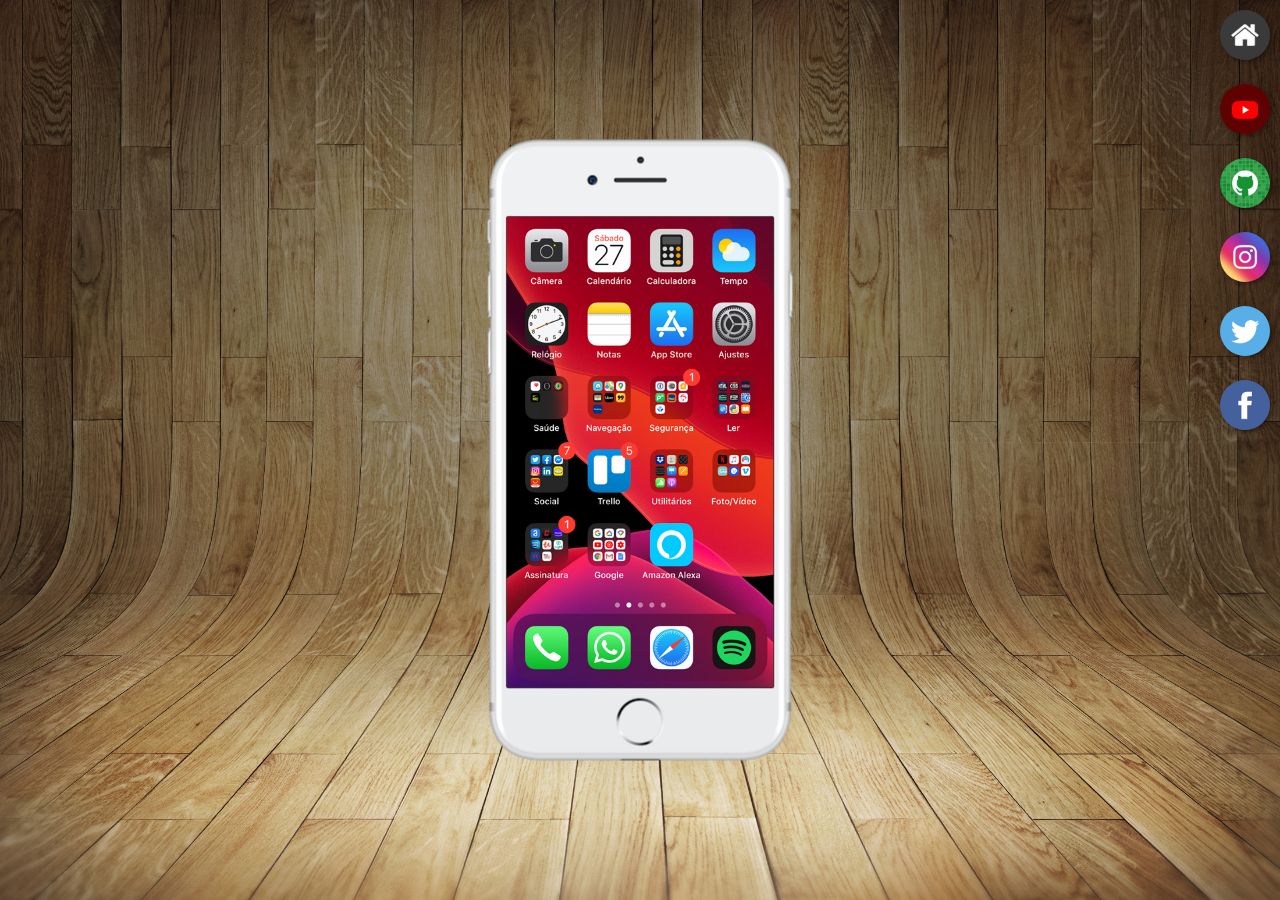
<file: index.html>
<!DOCTYPE html>
<html lang="pt-br">
<head>
    <meta charset="UTF-8">
    <meta name="viewport" content="width=device-width, initial-scale=1.0">
    <link rel="shortcut icon" href="favicon.ico" type="image/x-icon">
    <link rel="stylesheet" href="estilos/style.css">
    <title>projeto social</title>
</head>
<body>
    <main>
        <section id="telefone">
            <iframe title="home" src="home.html" name="tela" id="tela" frameborder="0">
                Seu navegador não é compatível com isso.
            </iframe>
        </section>
        <section id="redes-sociais">
            <a href="home.html" target="tela"><img src="imagens/logo-home.jpg" alt="Home"></a> <br>
            <a href="youtube.html" target="tela"><img src="imagens/logo-youtube.jpg" alt="Youtube"></a> <br>
            <a href="github.html" target="tela"><img src="imagens/logo-github.jpg" alt="Github"></a> <br>
            <a href="instagram.html" target="tela"><img src="imagens/logo-instagram.jpg" alt="Instagram"></a> <br>
            <a href="twitter.html" target="tela"><img src="imagens/logo-twitter.jpg" alt="Twitter"></a> <br>
            <a href="facebook.html" target="tela"><img src="imagens/logo-facebook.jpg" alt="Facebook"></a>
        </section>
    </main>
</body>
</html>
</file>
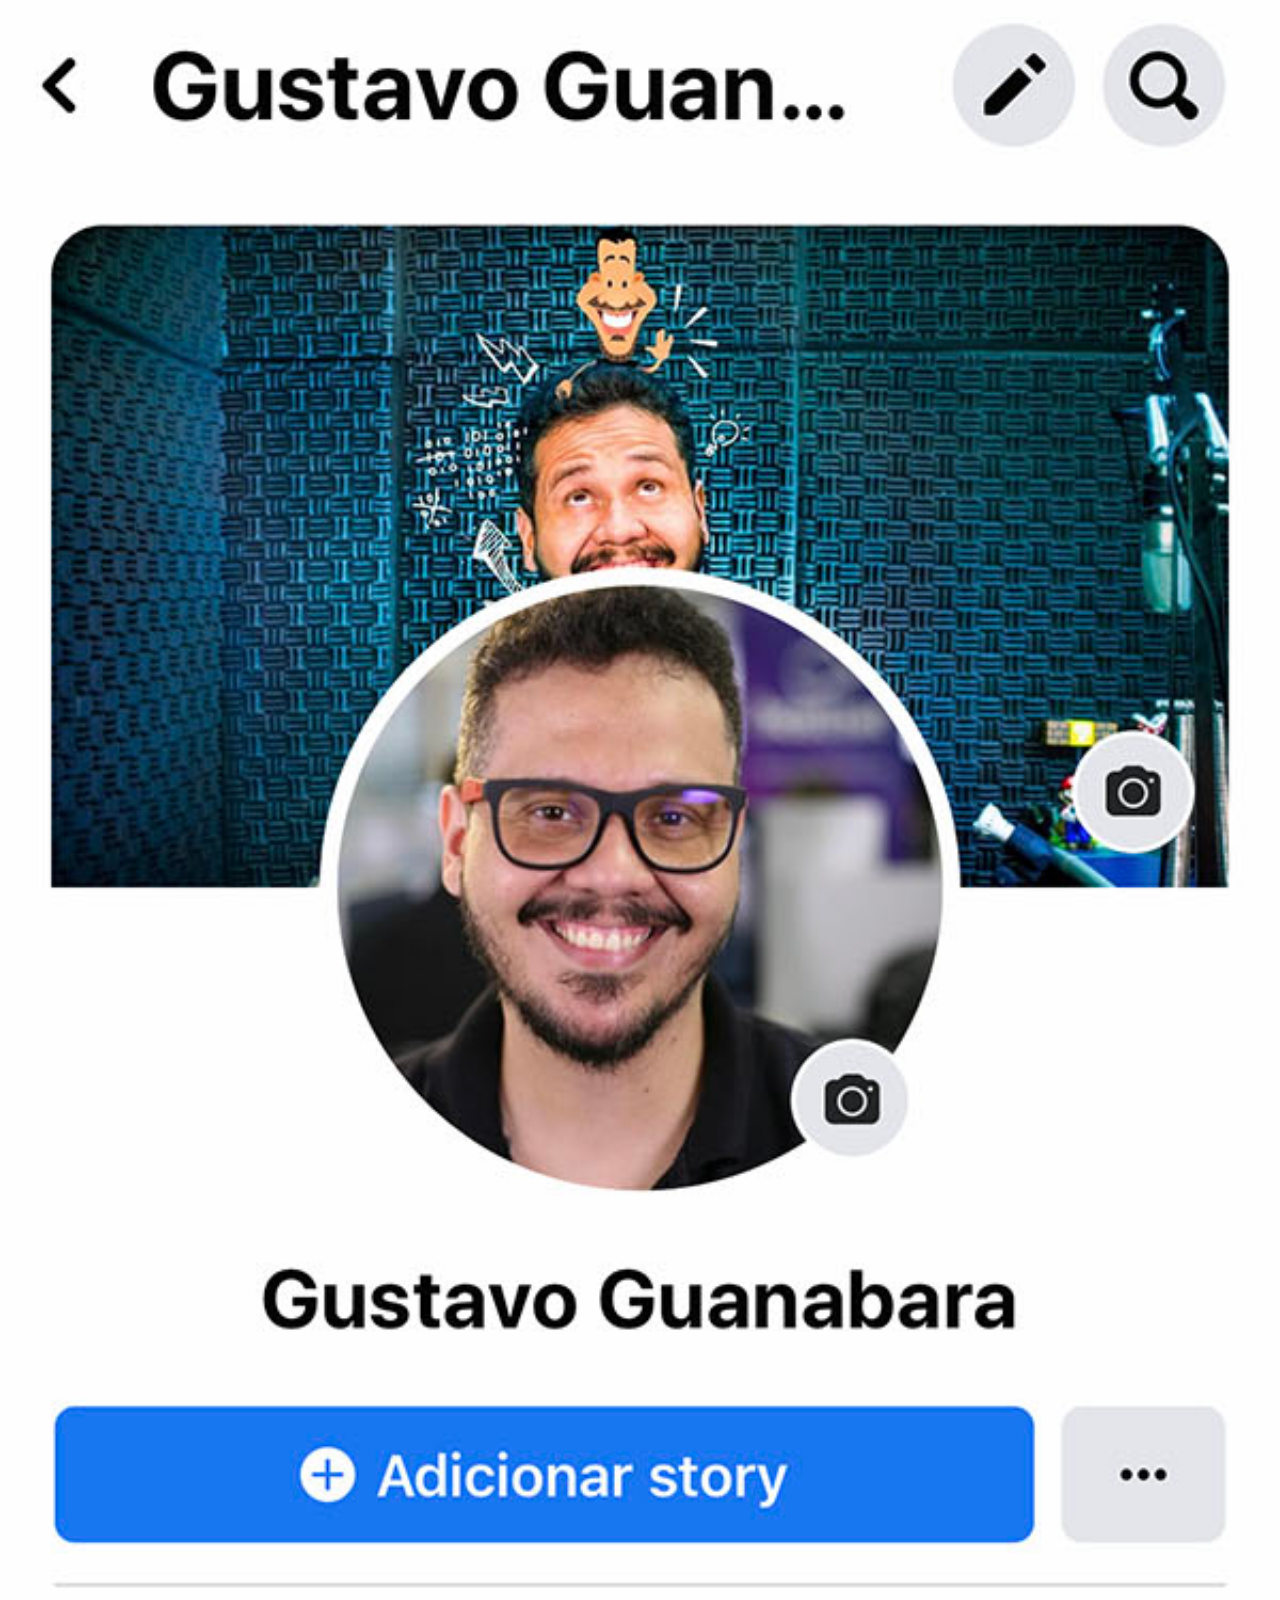
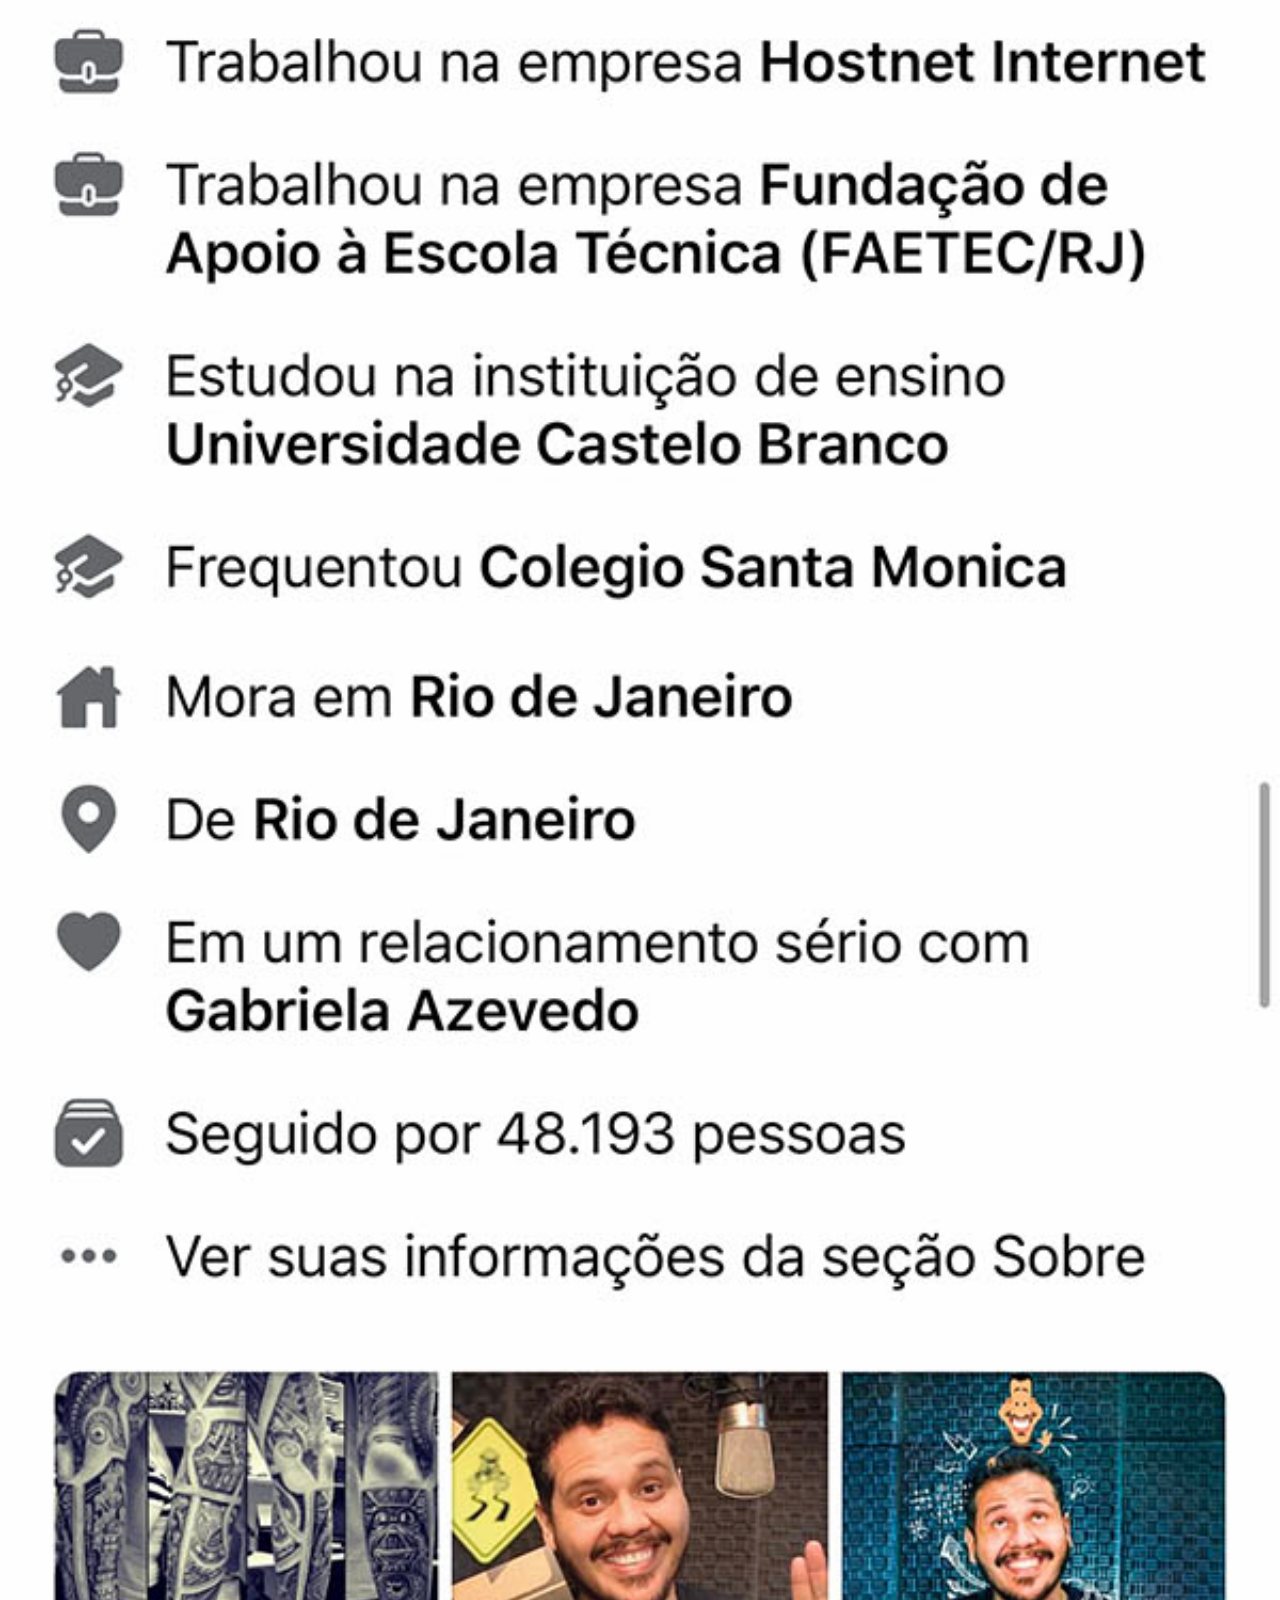
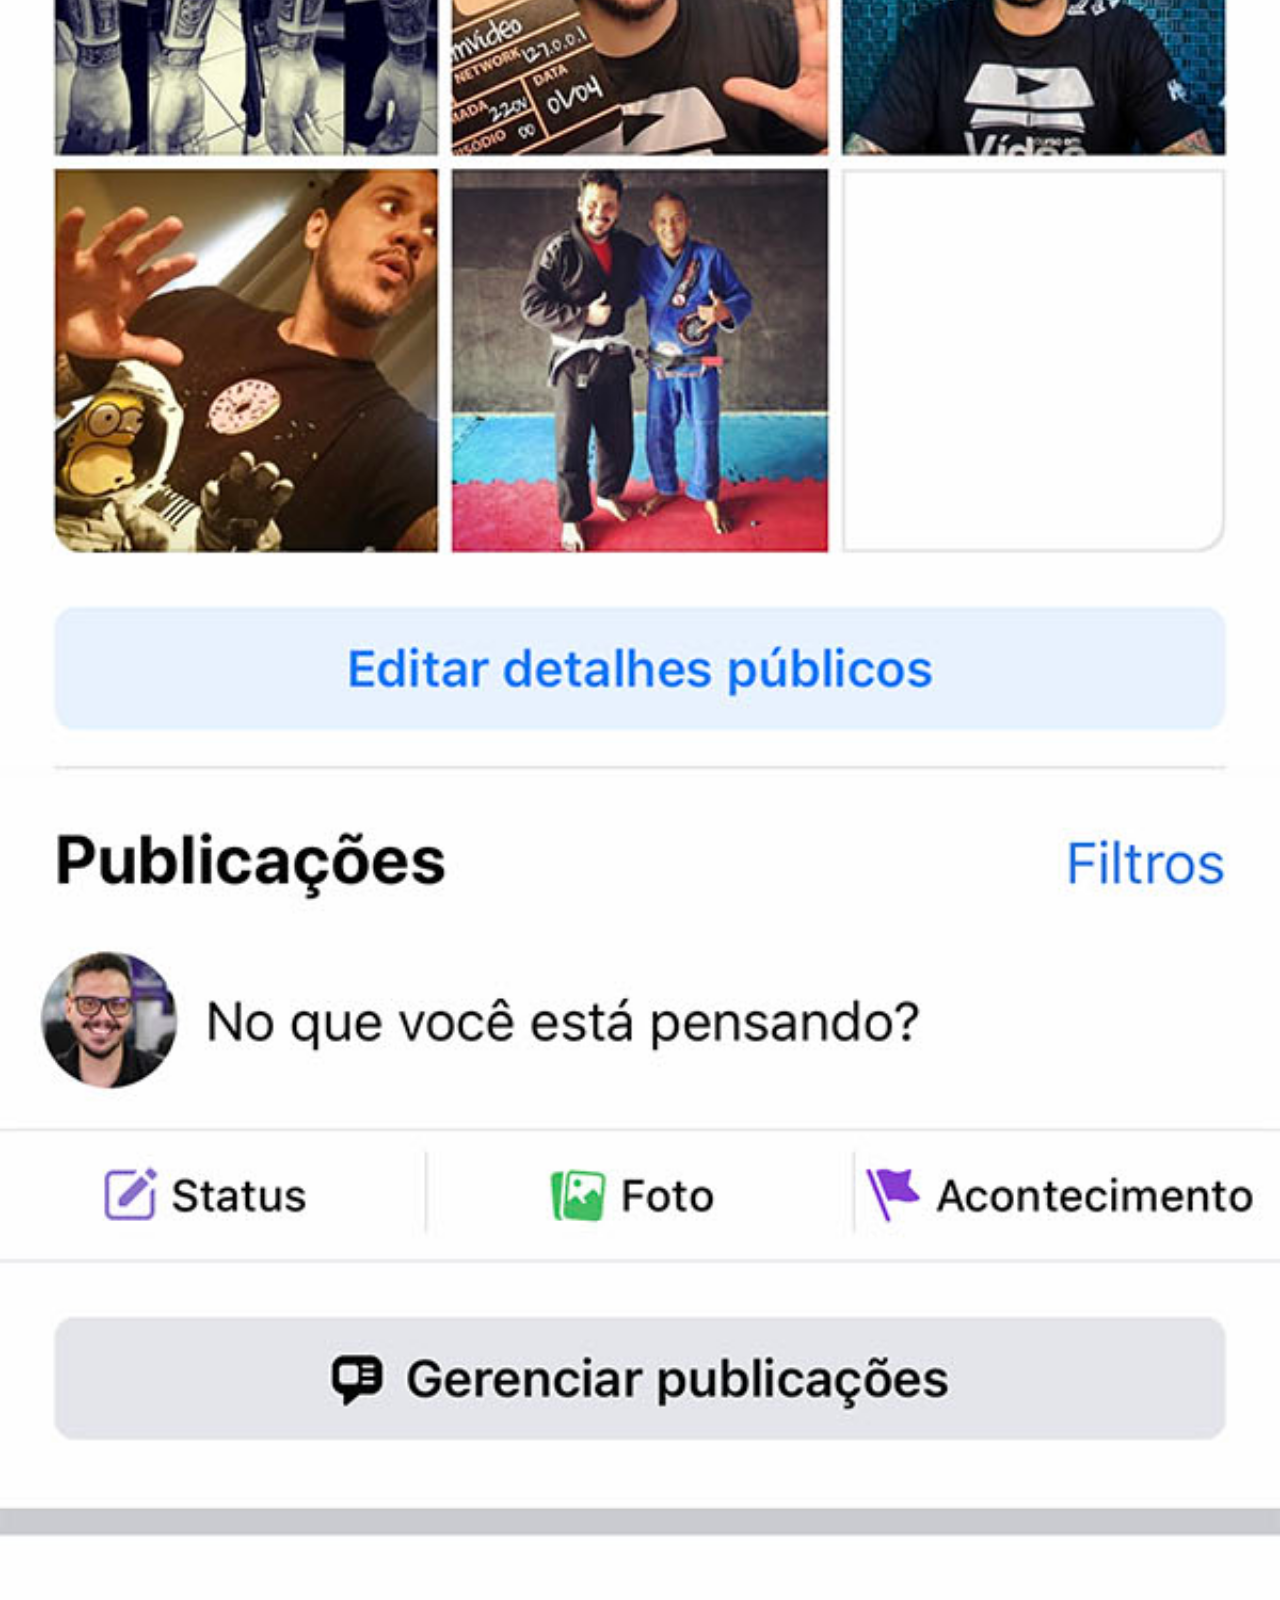
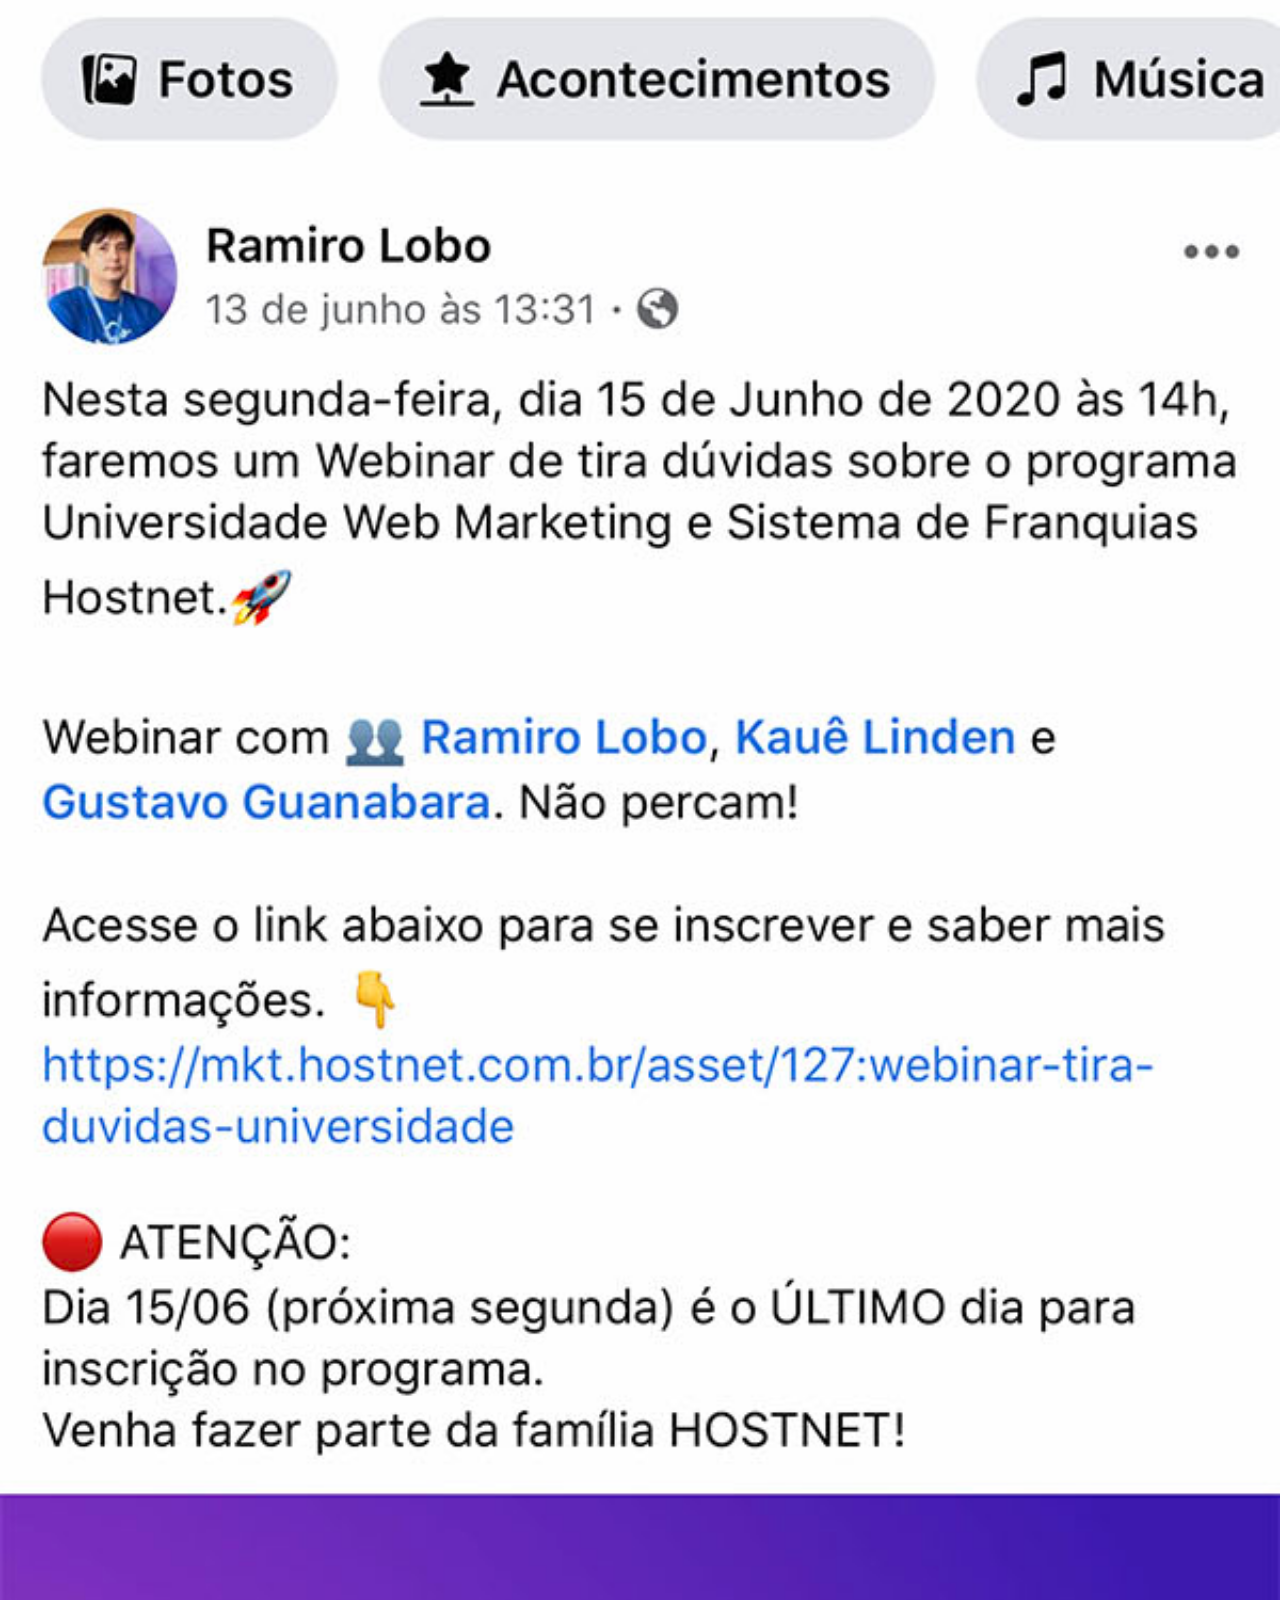
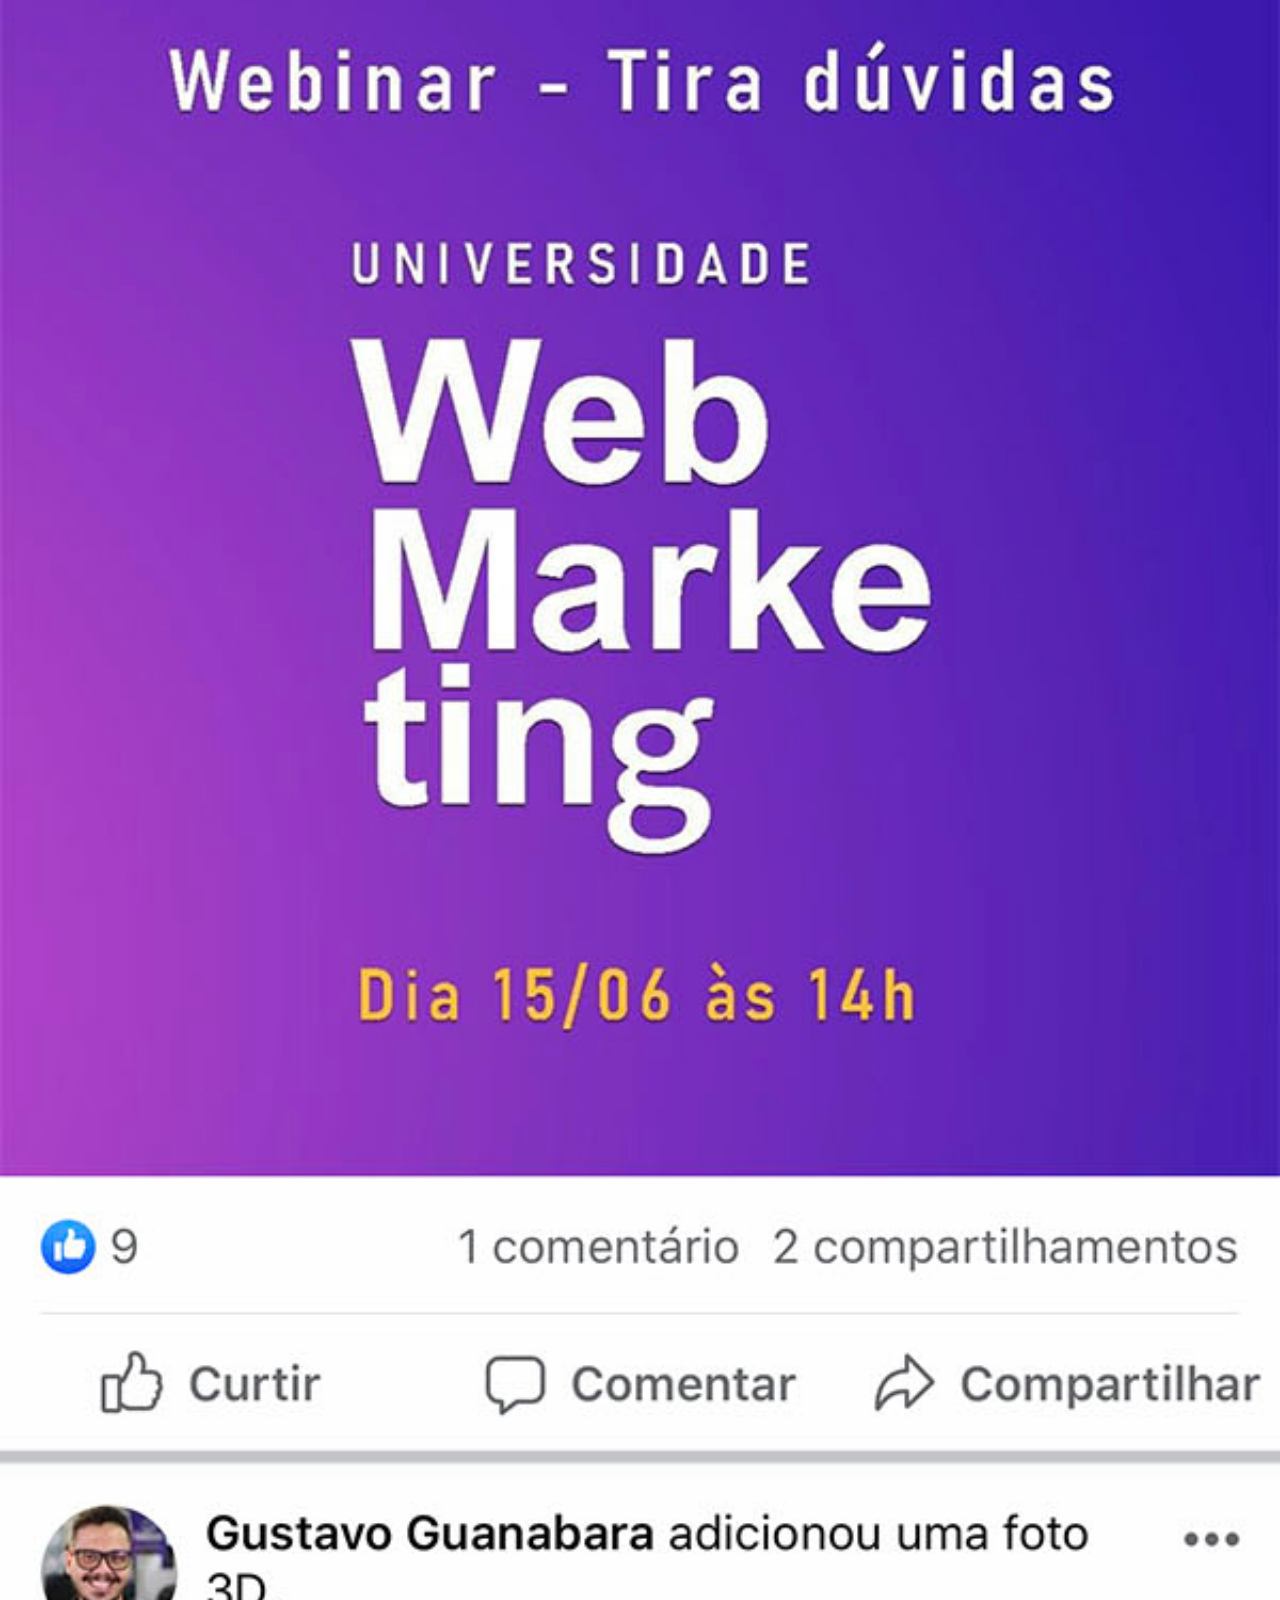
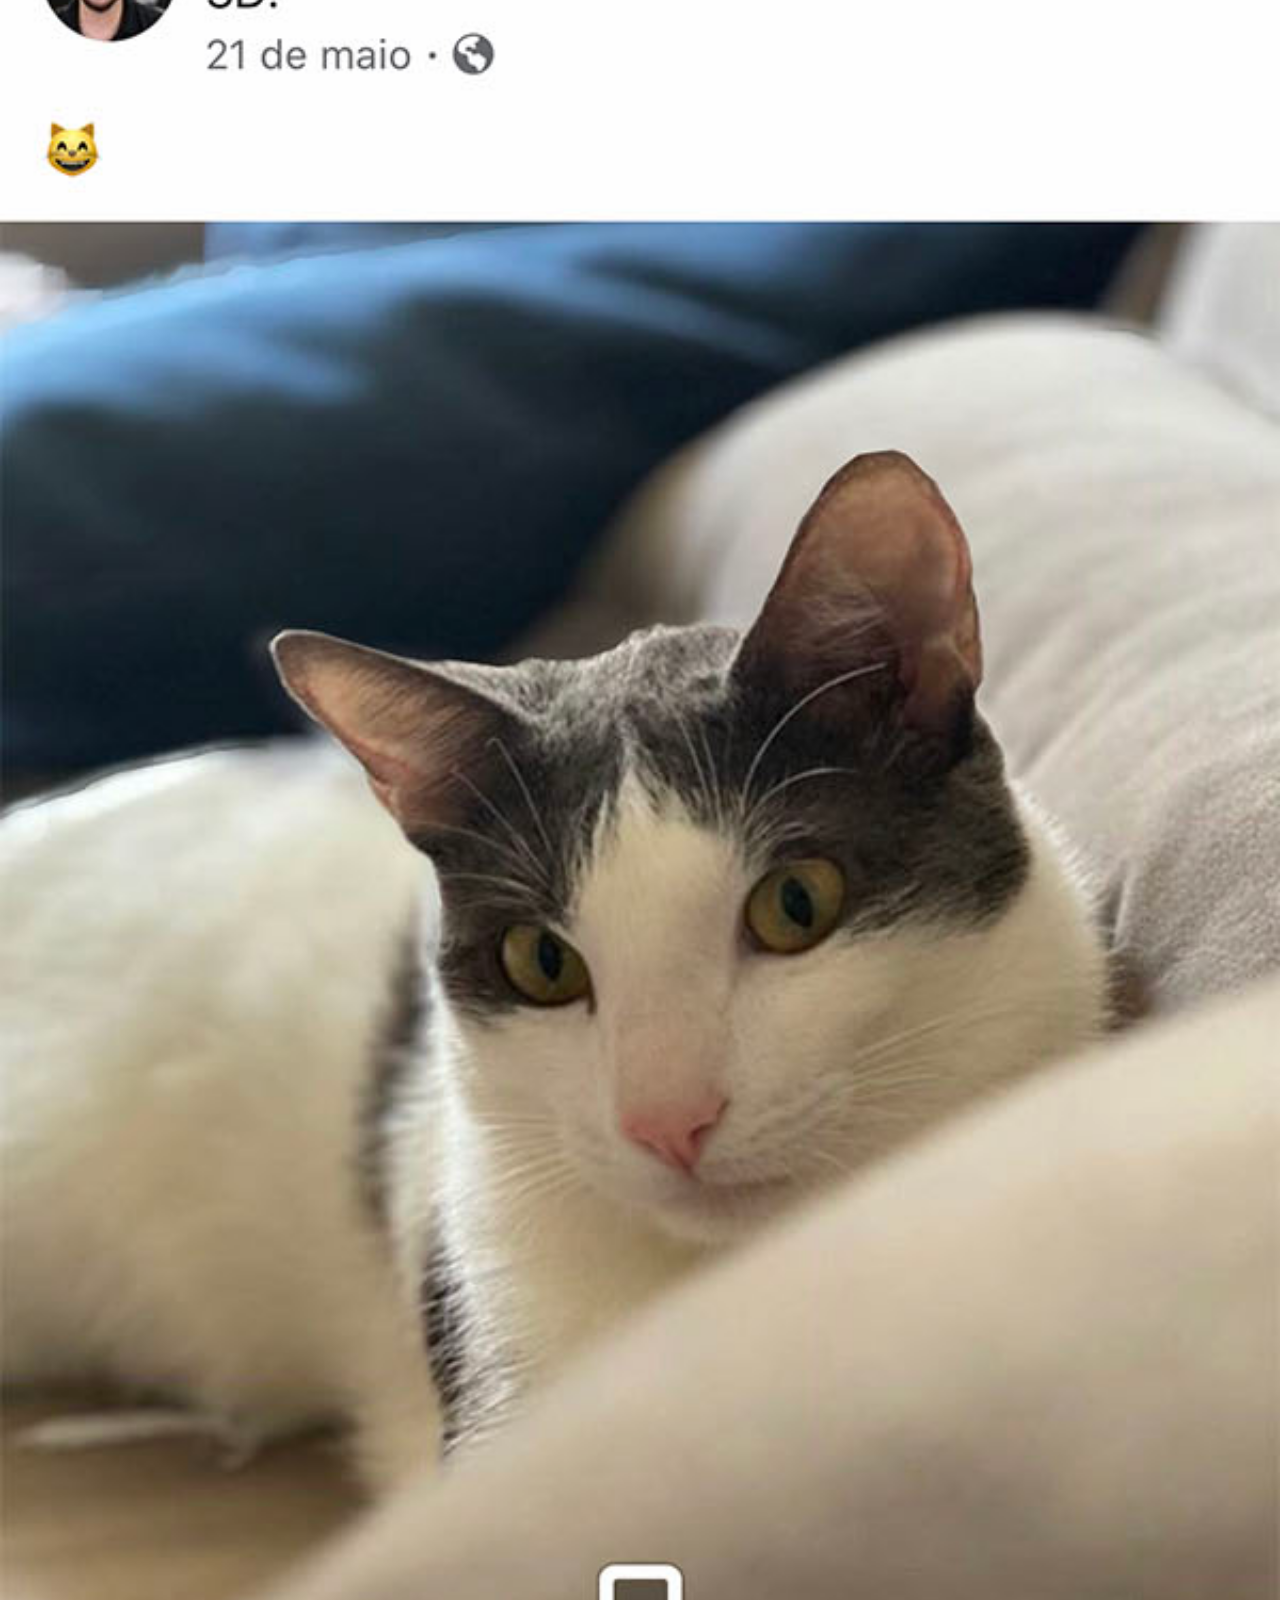
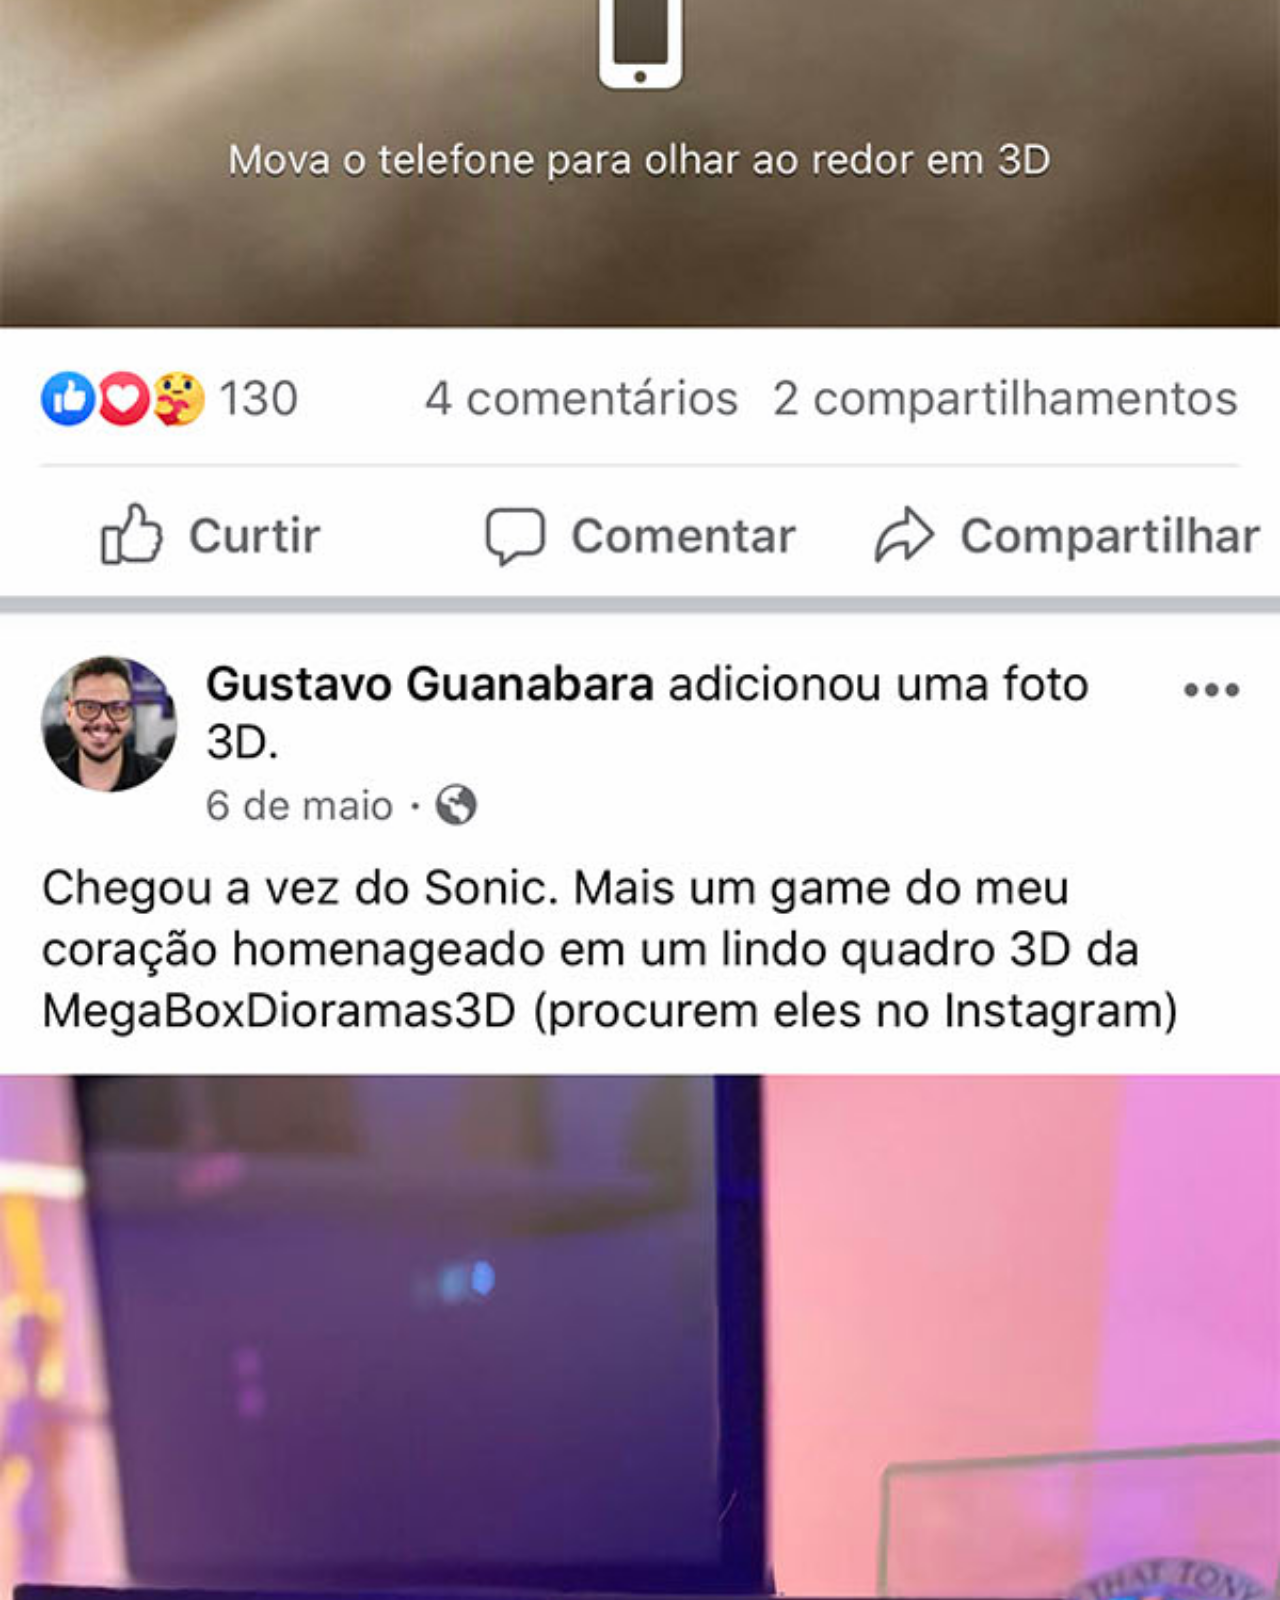
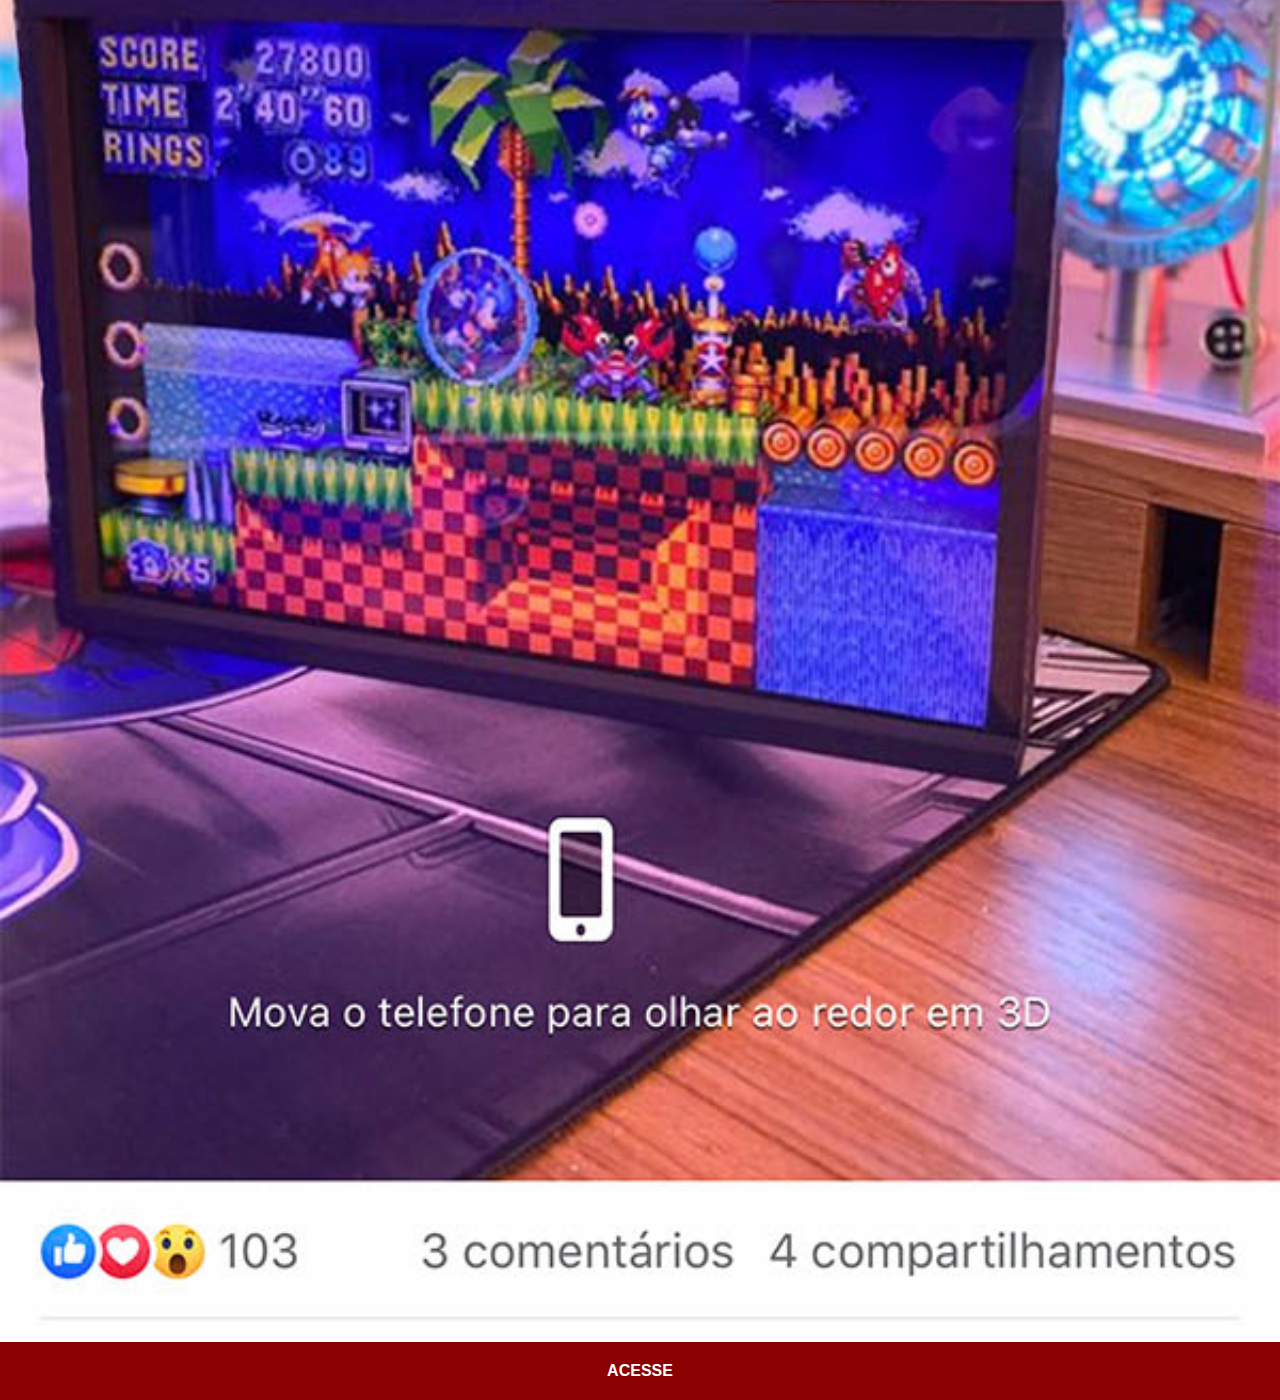
<file: facebook.html>
<!DOCTYPE html>
<html lang="pt-br">
<head>
    <meta charset="UTF-8">
    <meta name="viewport" content="width=device-width, initial-scale=1.0">
    <title>Facebook</title>
    <link rel="stylesheet" href="estilos/social.css">
</head>
<body>
    <img src="imagens/tela-facebook.jpg" alt="Faceboook">
    <a href="https://www.facebook.com/gustavoguanabara/?locale=pt_BR" target="_blank" rel="noopener">ACESSE</a>
</body>
</html>
</file>
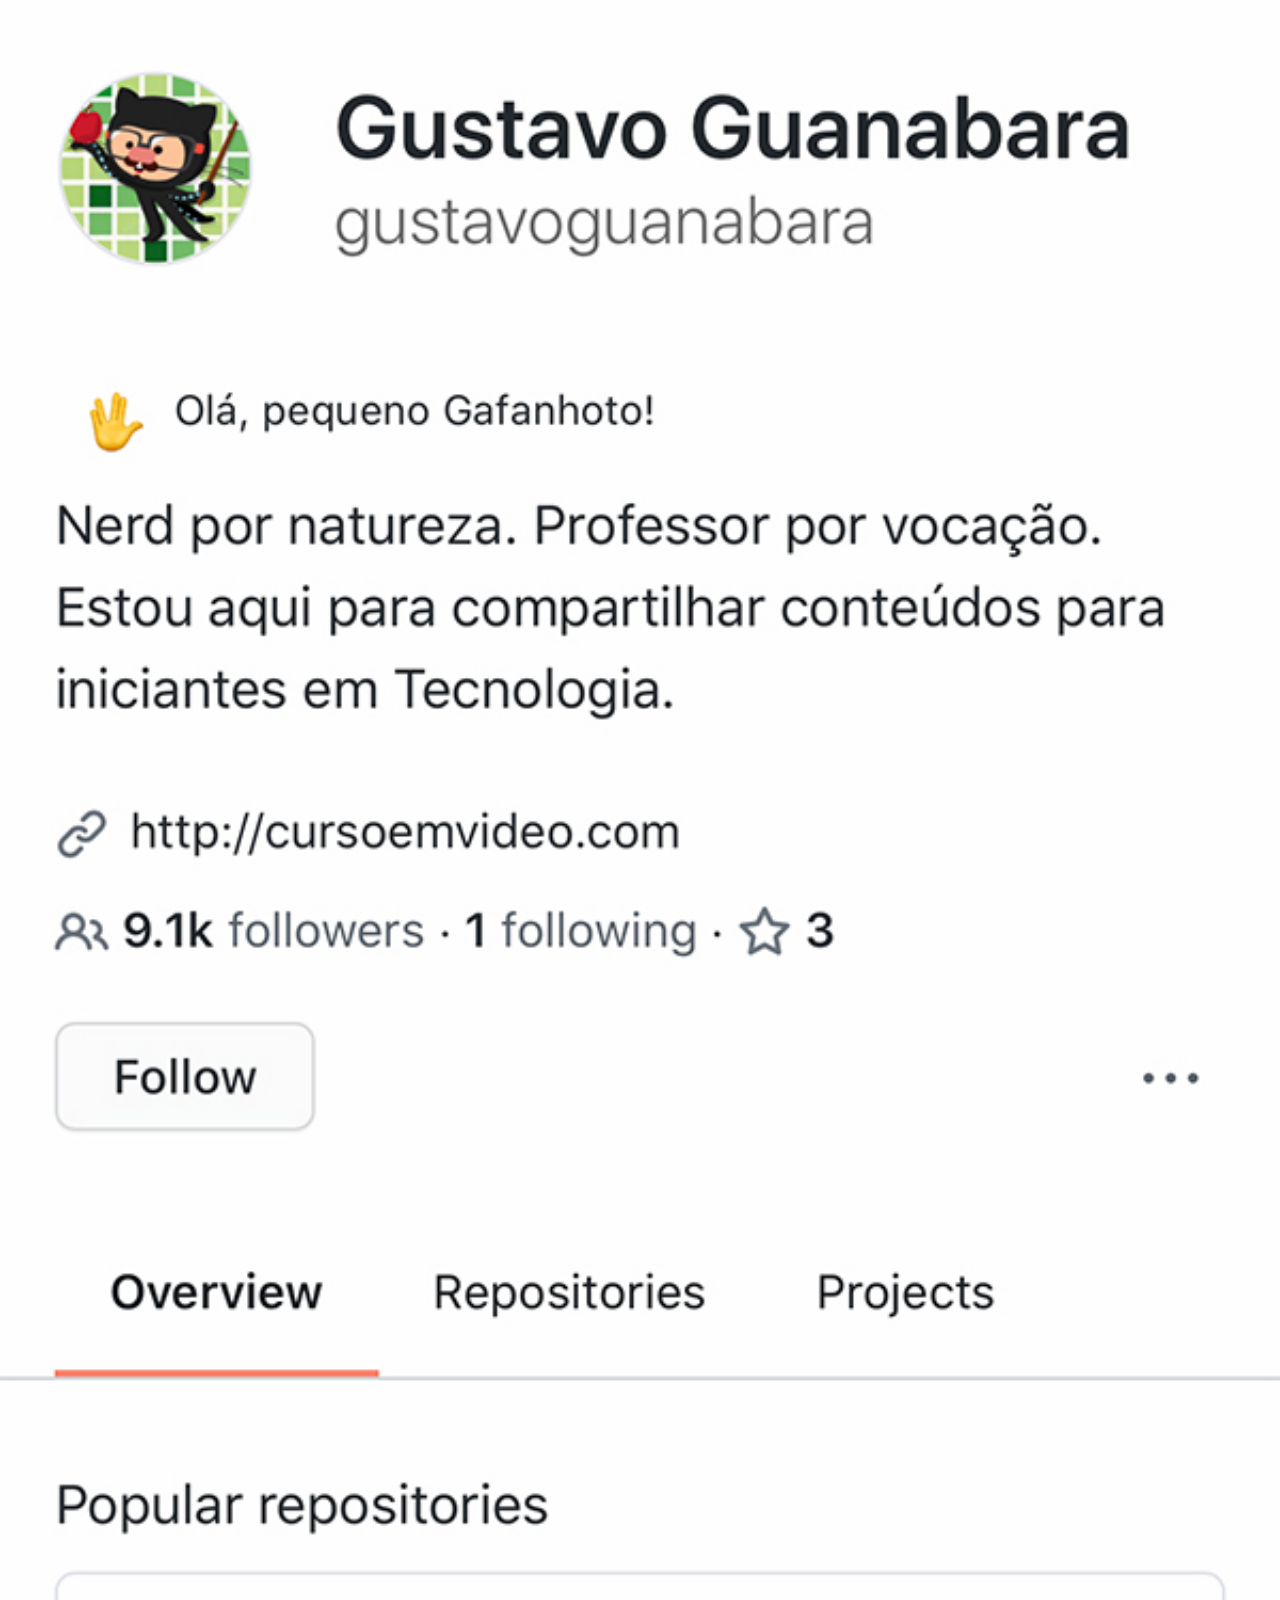
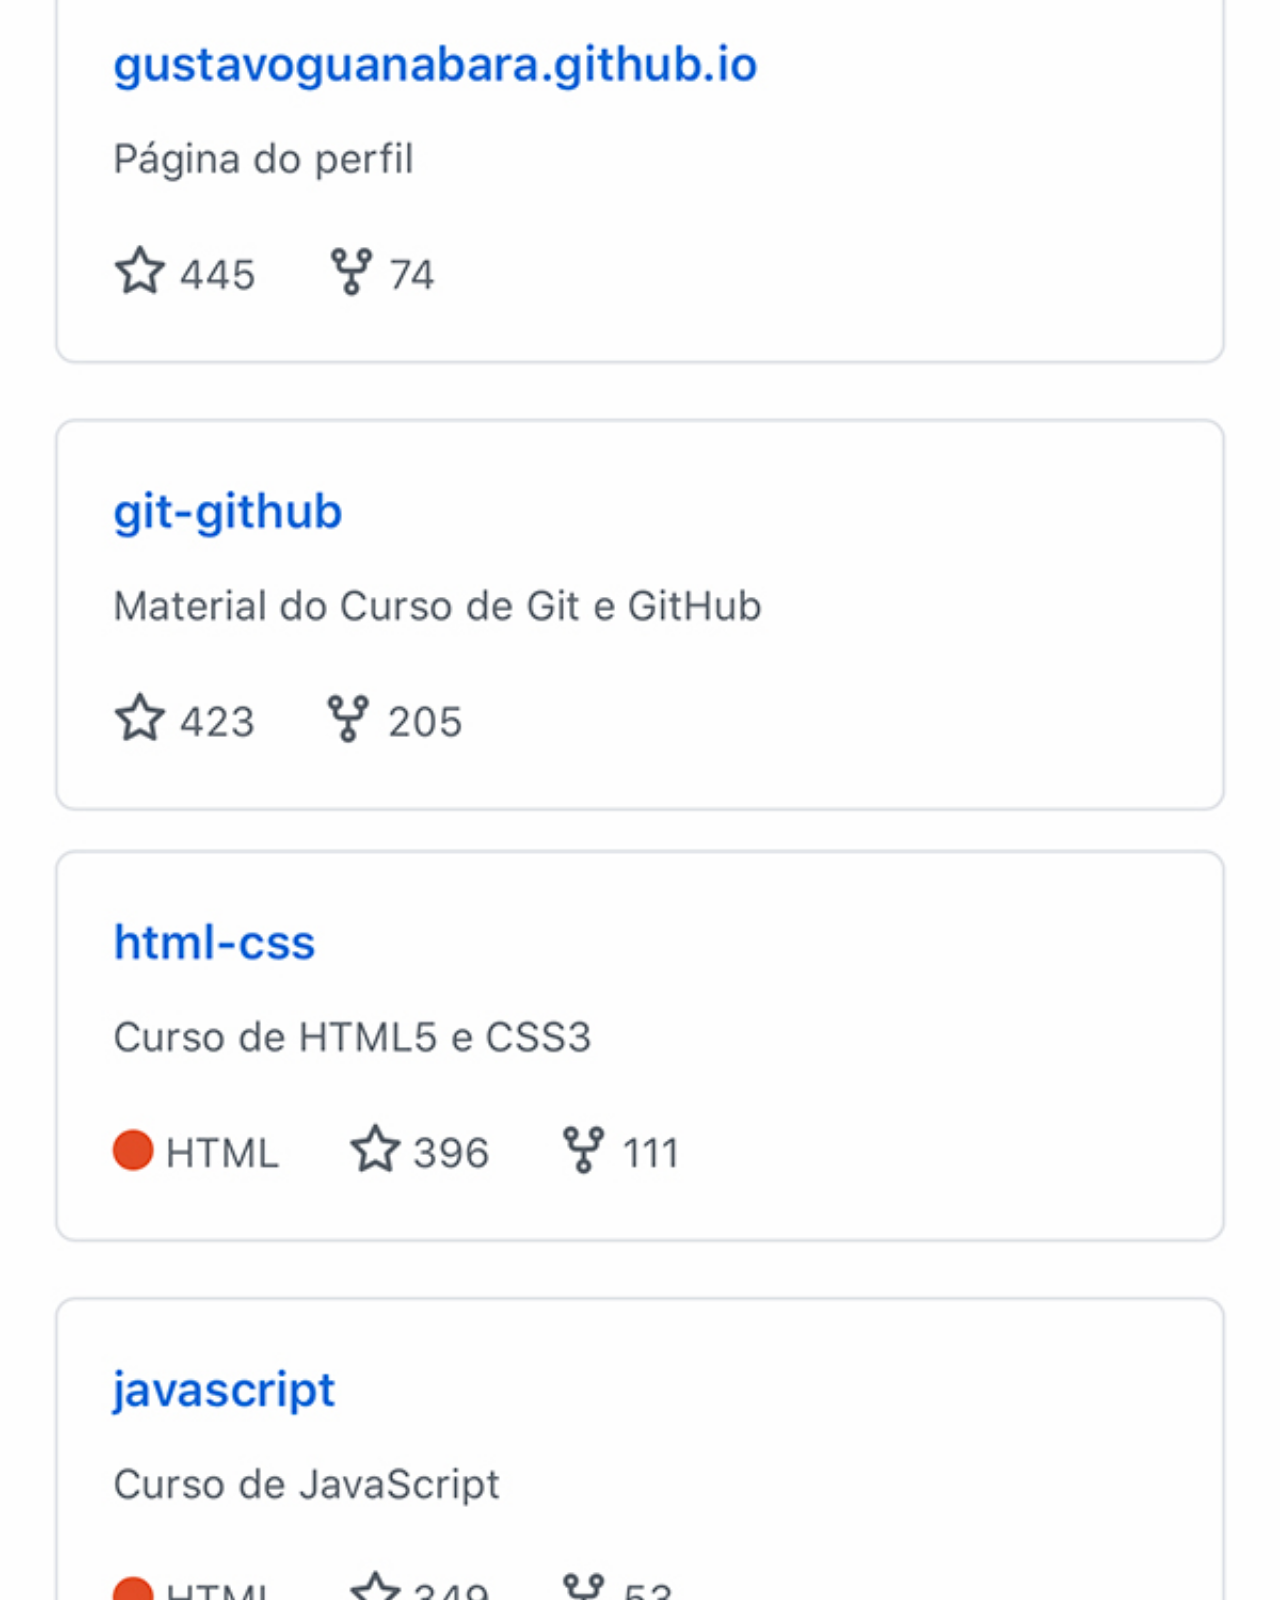
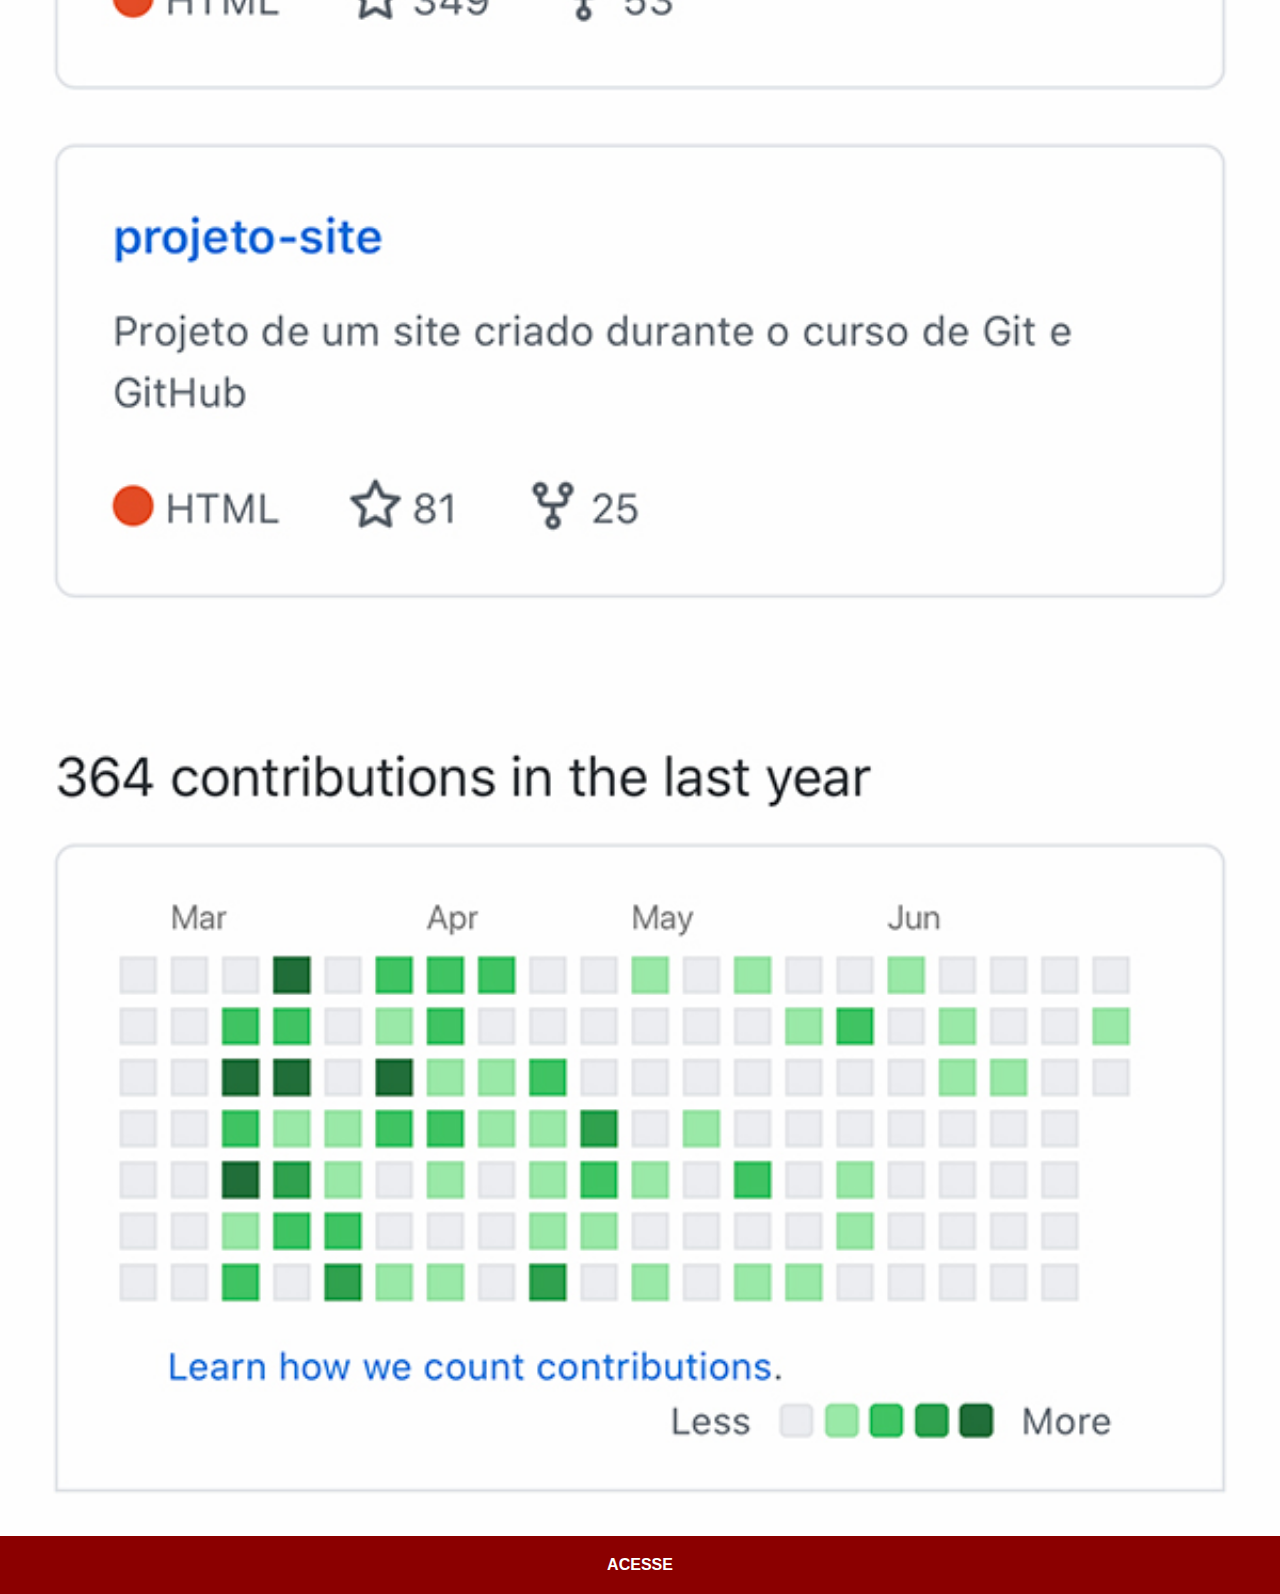
<file: github.html>
<!DOCTYPE html>
<html lang="pt-br">
<head>
    <meta charset="UTF-8">
    <meta name="viewport" content="width=device-width, initial-scale=1.0">
    <title>Github</title>
    <link rel="stylesheet" href="estilos/social.css">
</head>
<body>
    <img src="imagens/tela-github.jpg" alt="GitHub">
    <a href="https://github.com/gustavoguanabara" target="_blank" rel="noopener"> ACESSE </a>
</body>
</html>
</file>
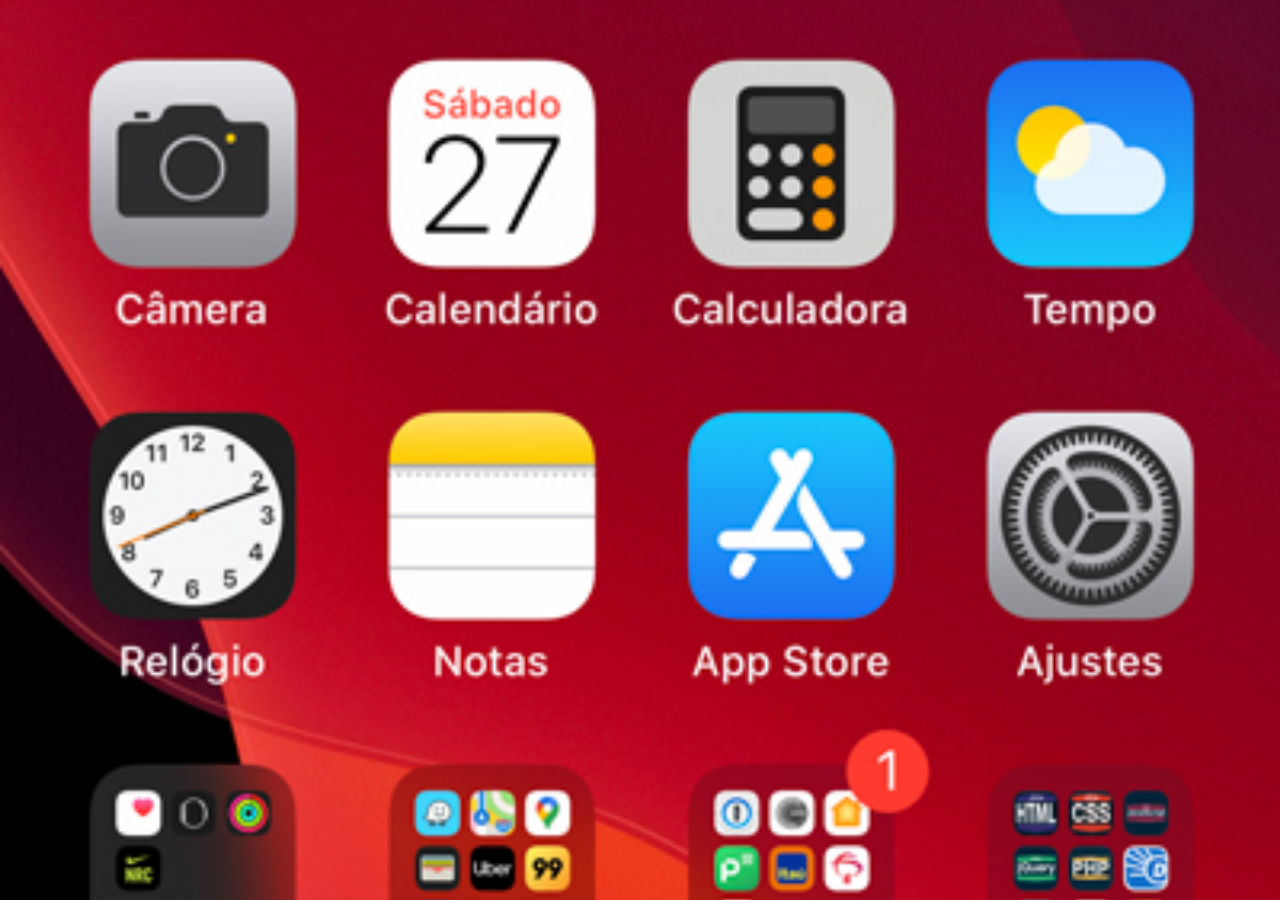
<file: home.html>
<!DOCTYPE html>
<html lang="pt-br">
<head>
    <meta charset="UTF-8">
    <meta name="viewport" content="width=device-width, initial-scale=1.0">
    <title>Home</title>
    <style>
        * {
            margin: 0px;
            padding: 0px;
        }

        body {
            width: 100px;
            height: 100px;
            background: black url('imagens/tela-home.jpg') no-repeat top center;
            background-size: cover;
        }
    </style>
</head>
<body>
    
</body>
</html>
</file>
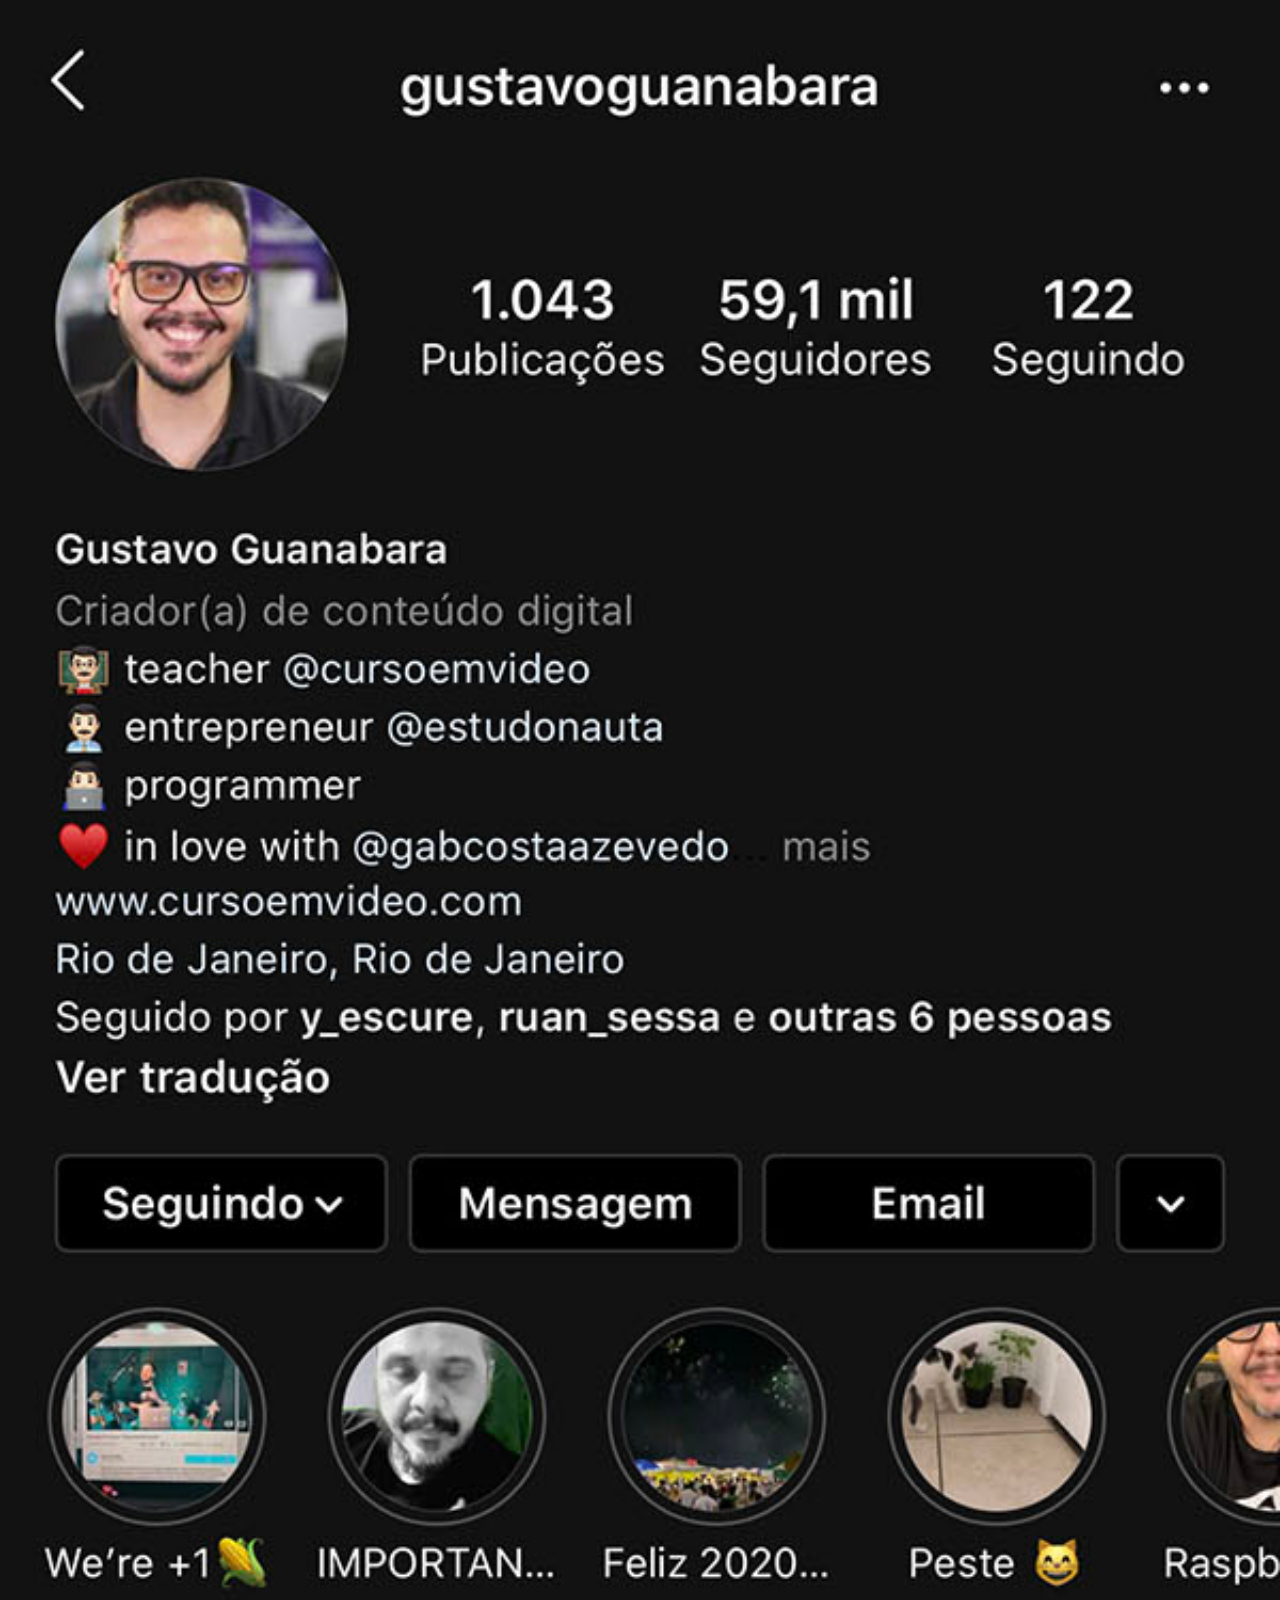
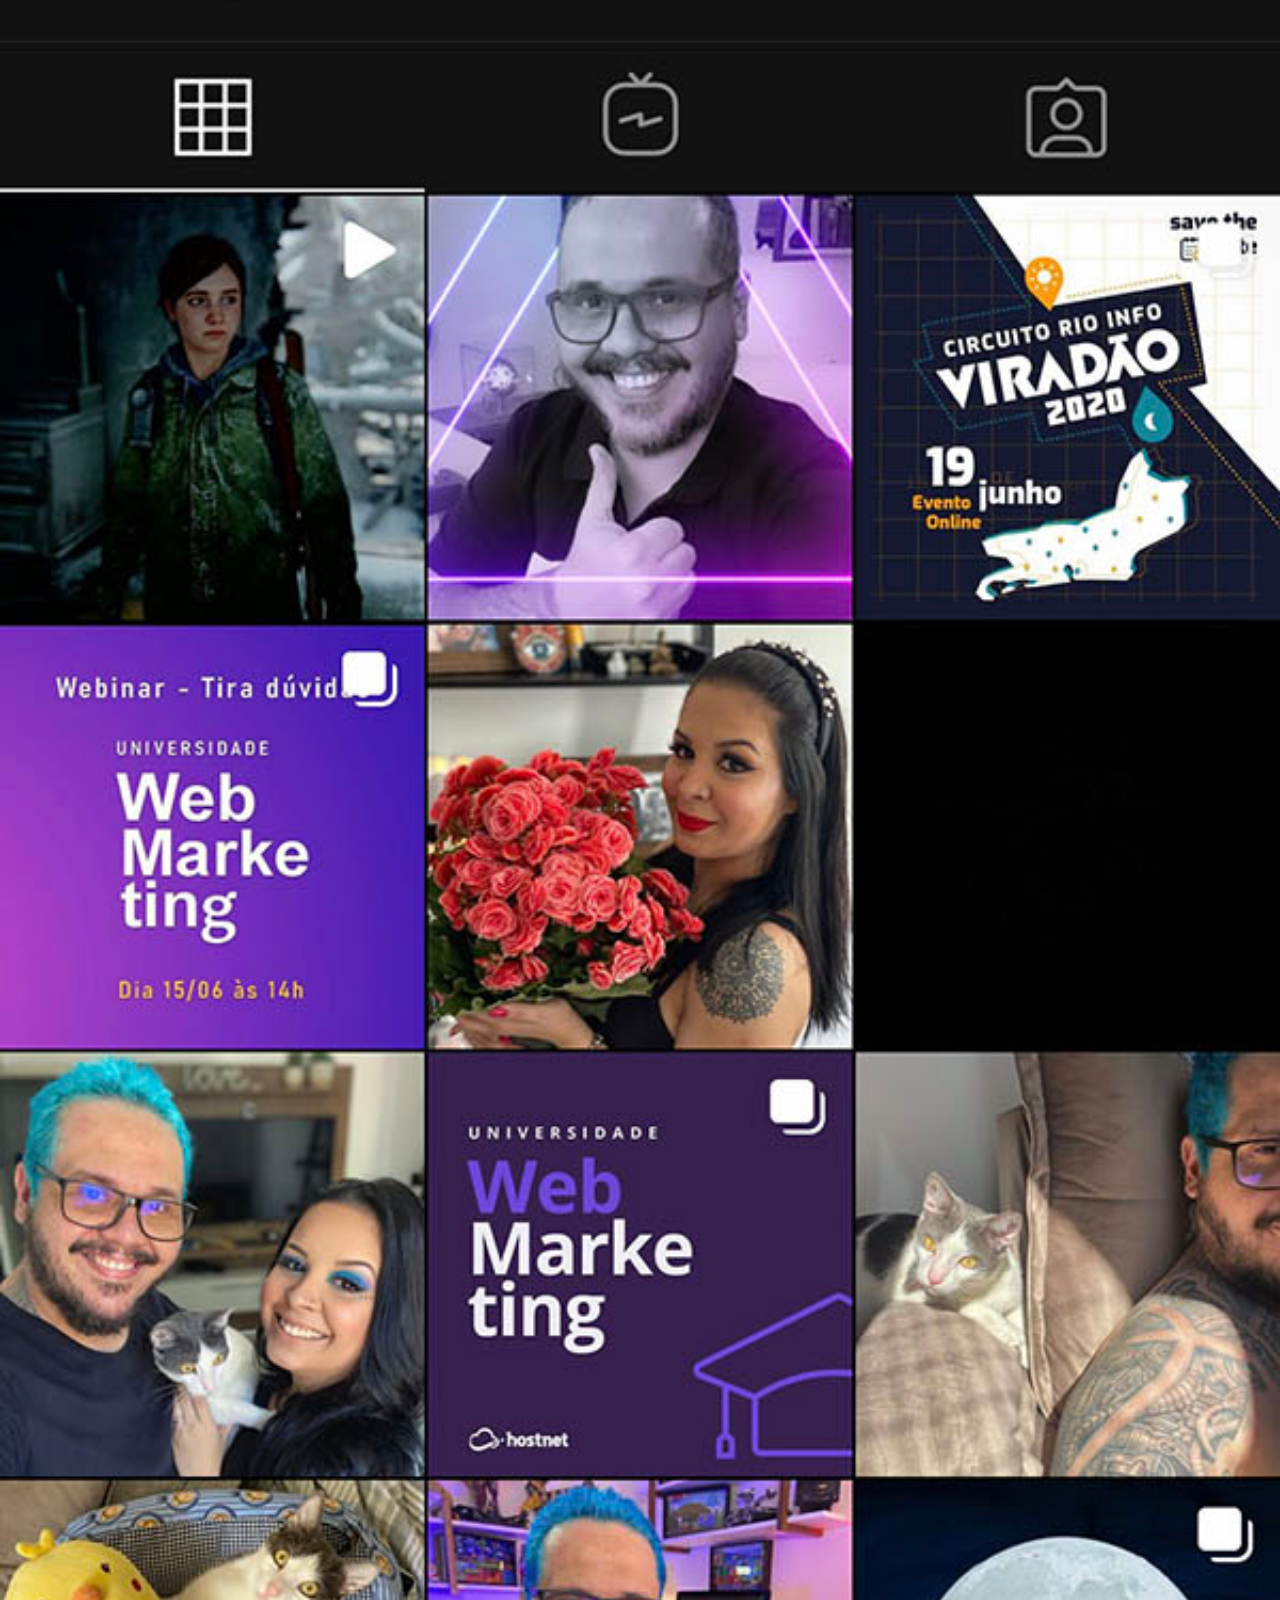
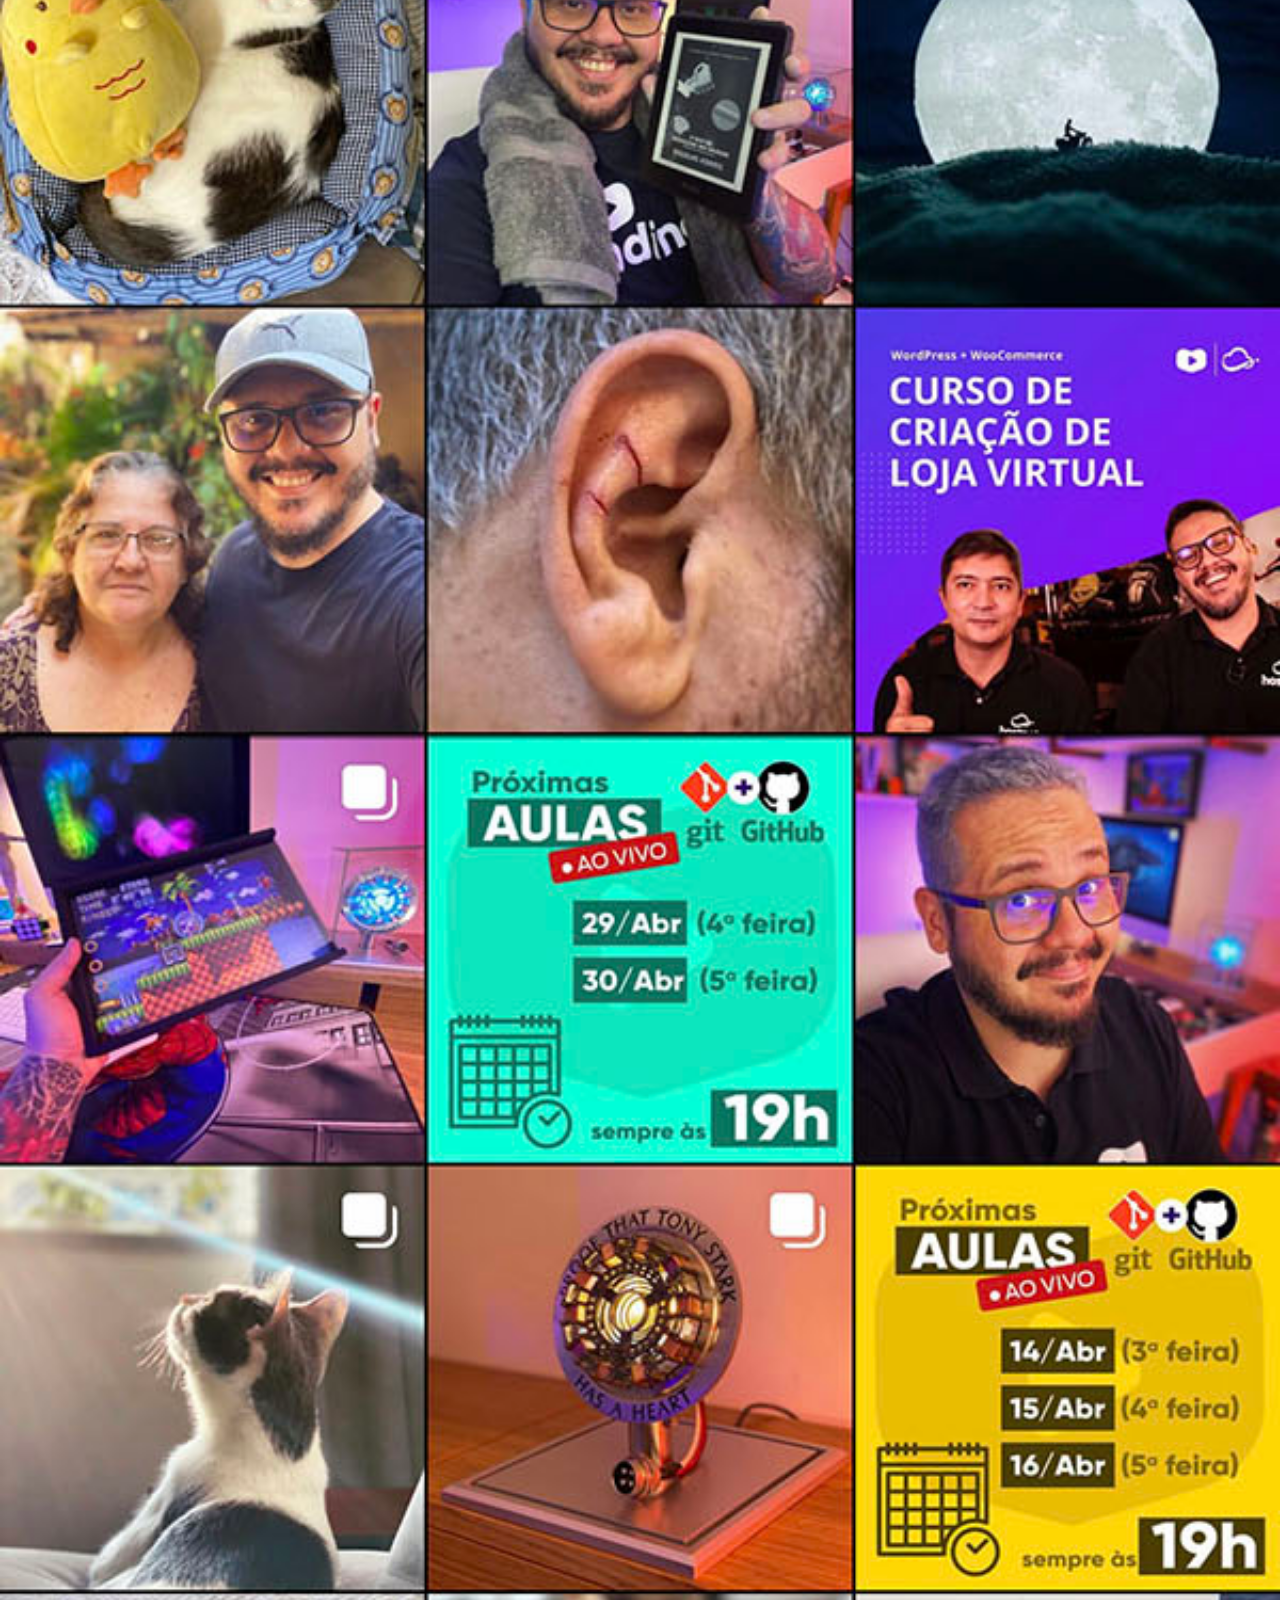
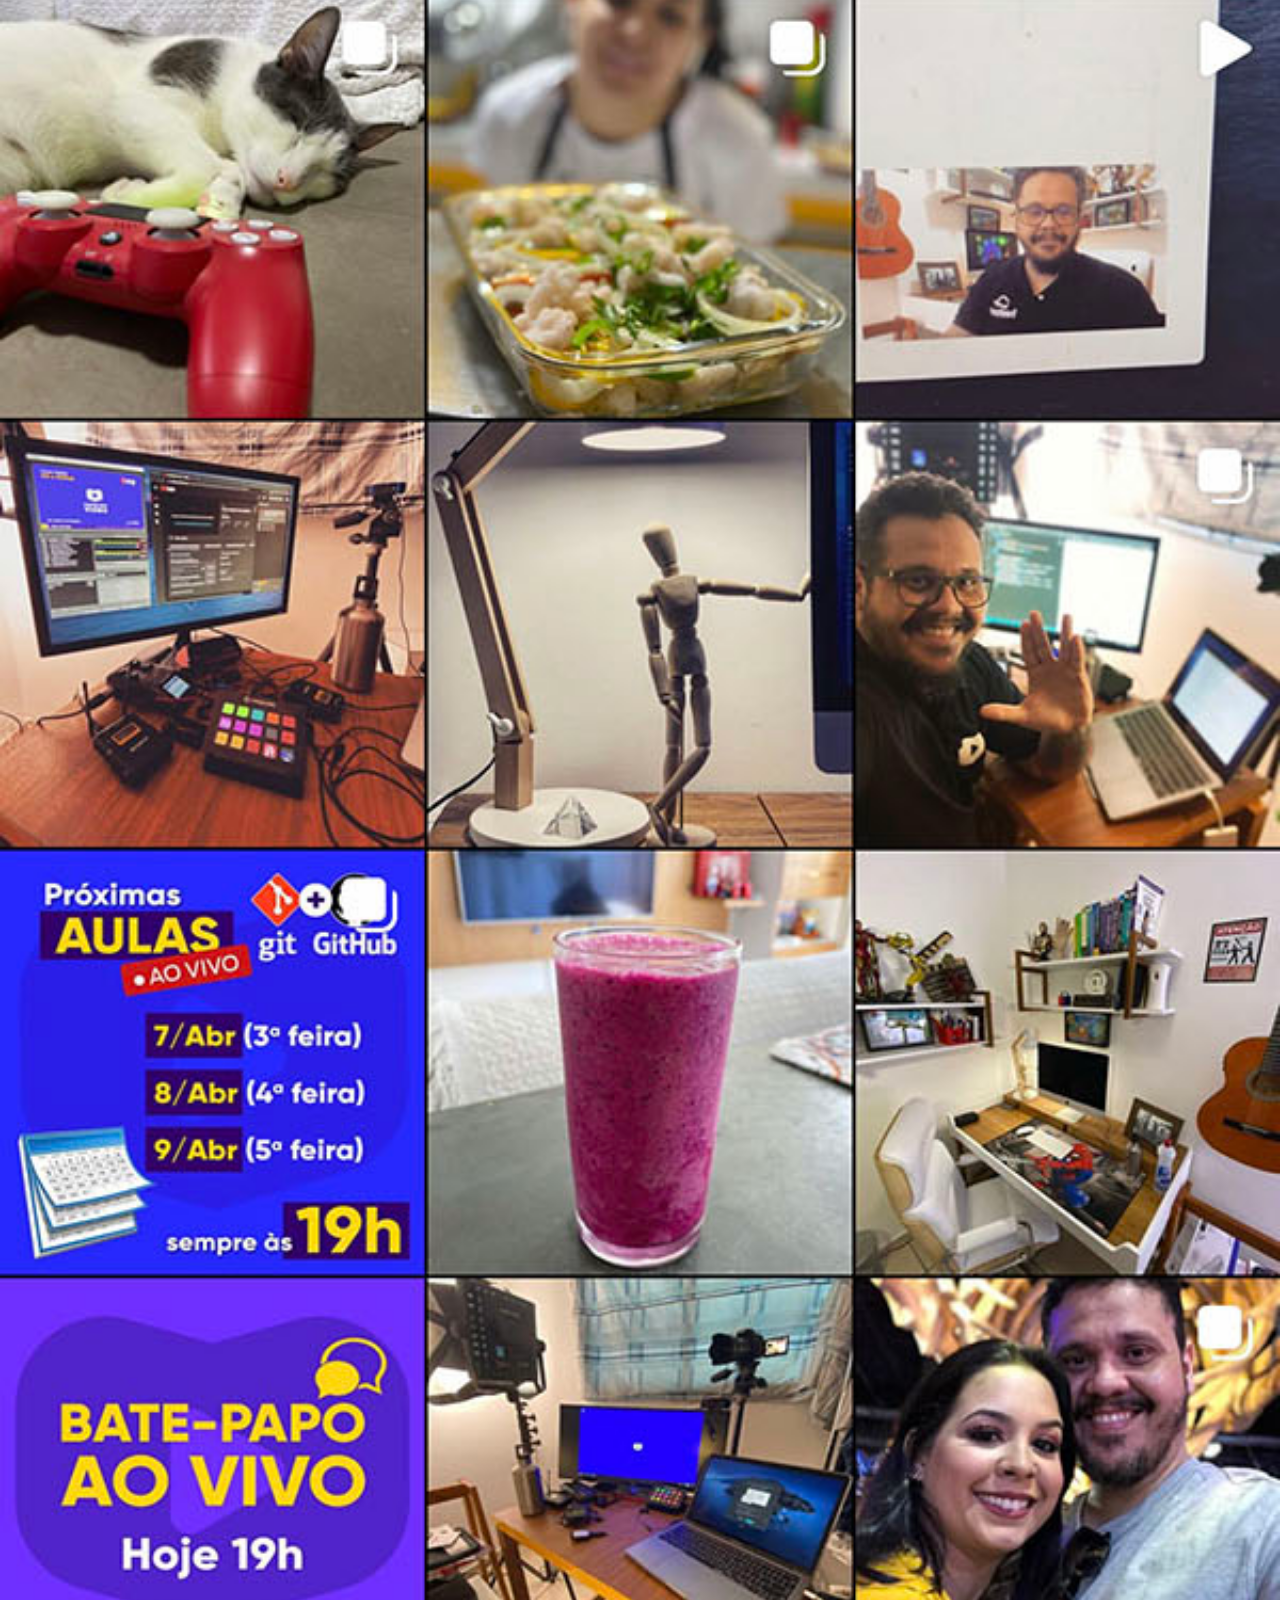
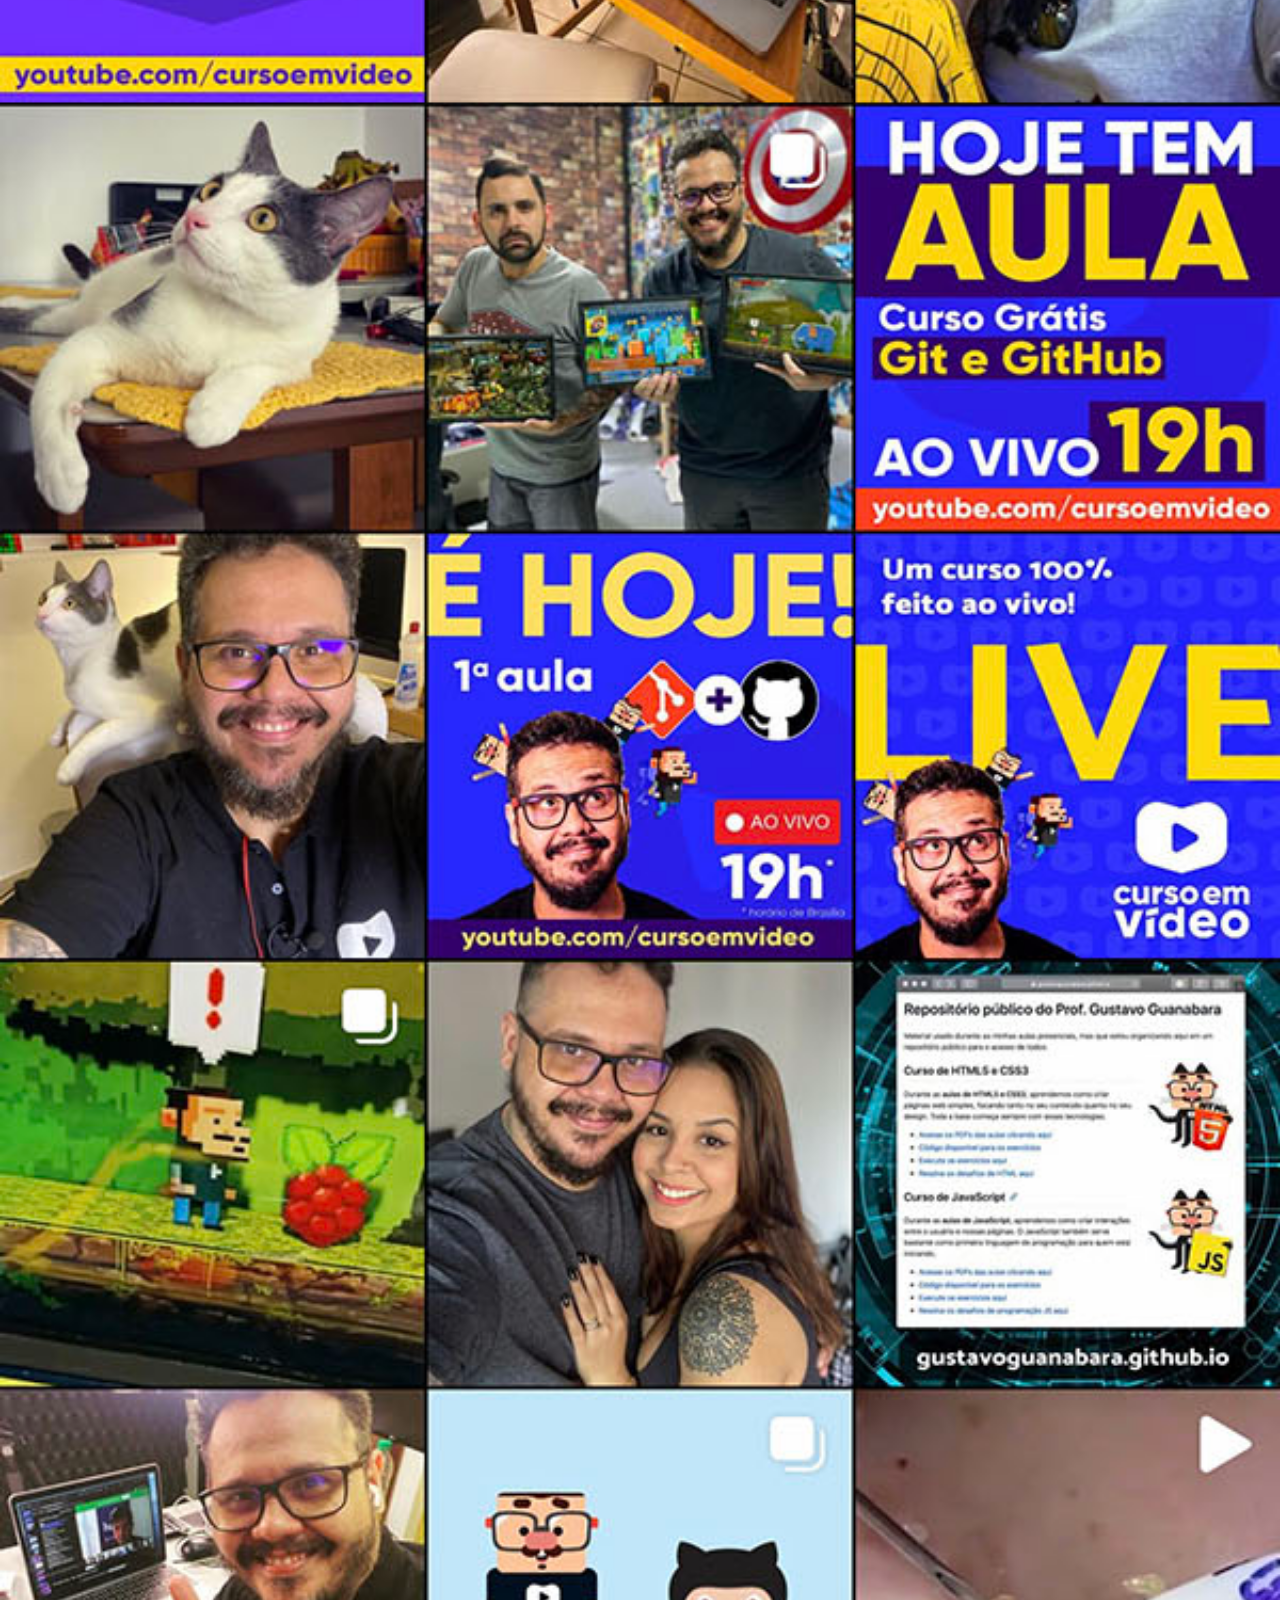
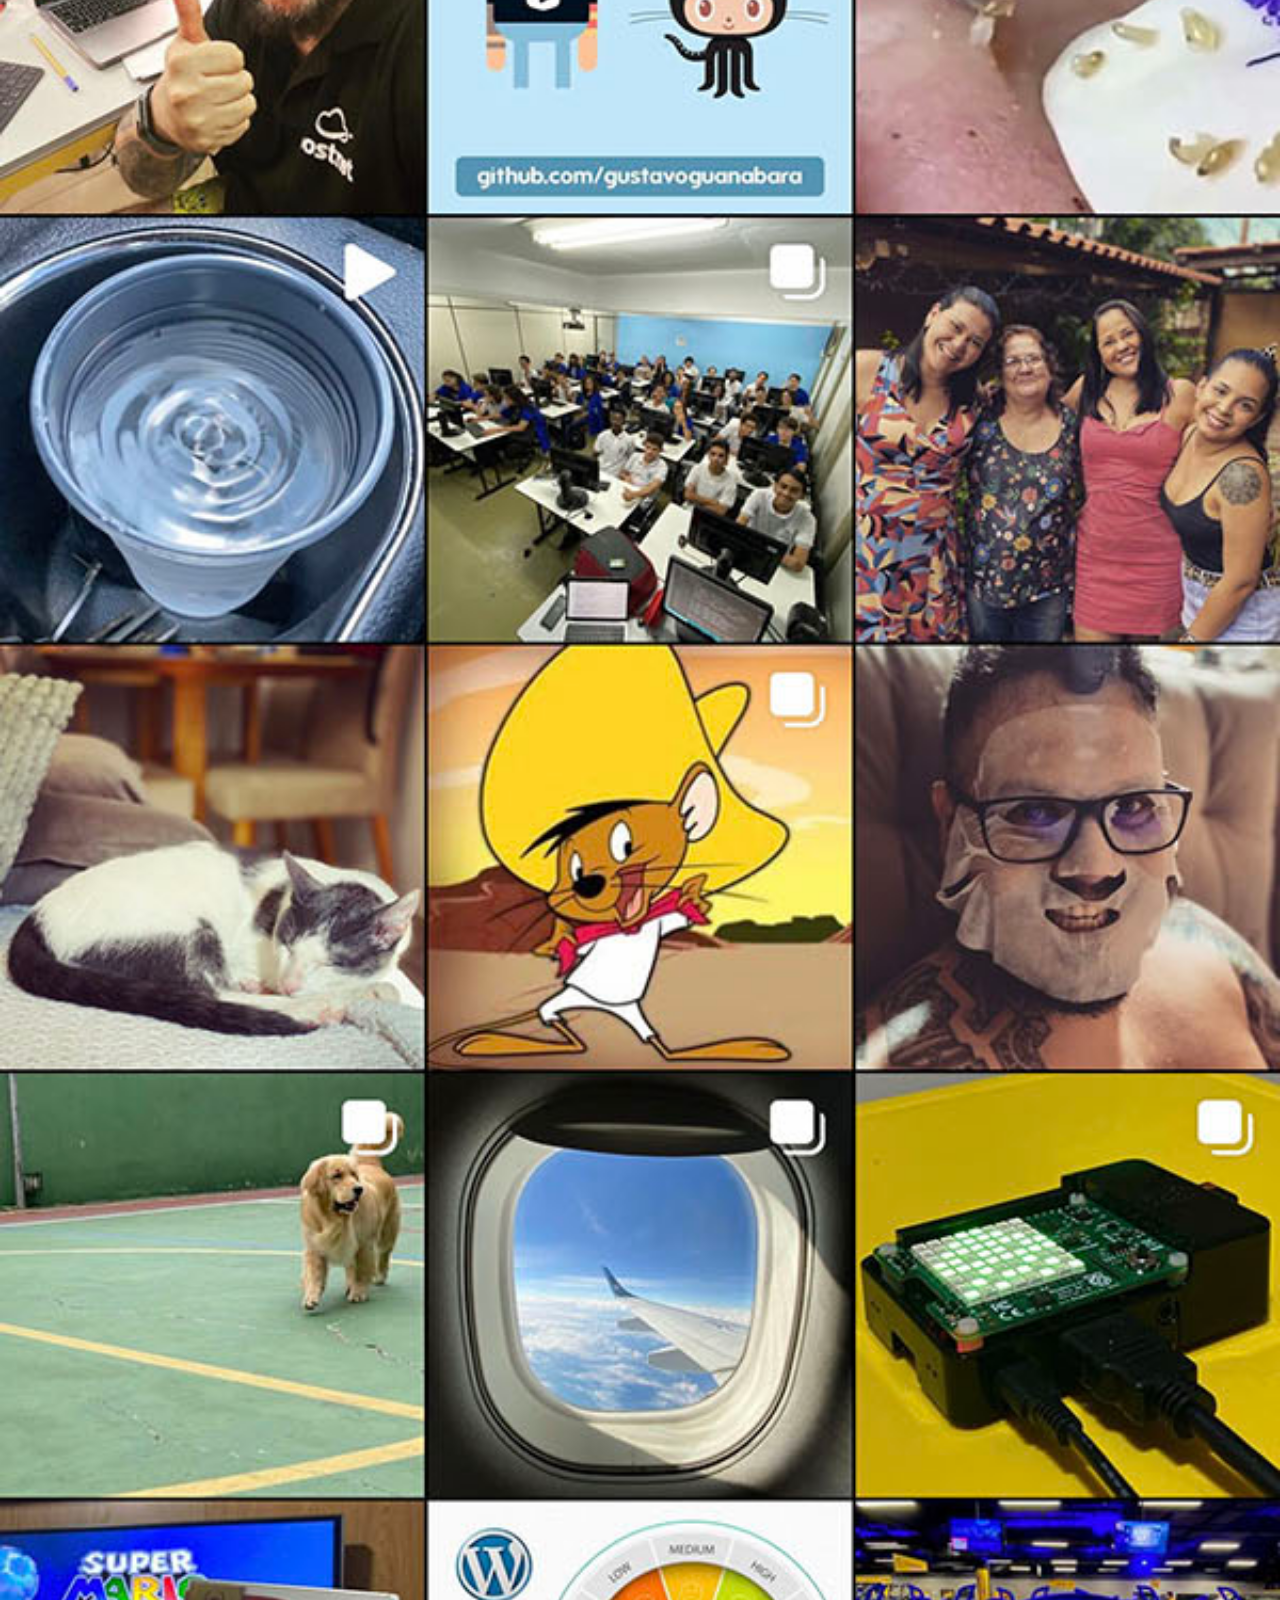
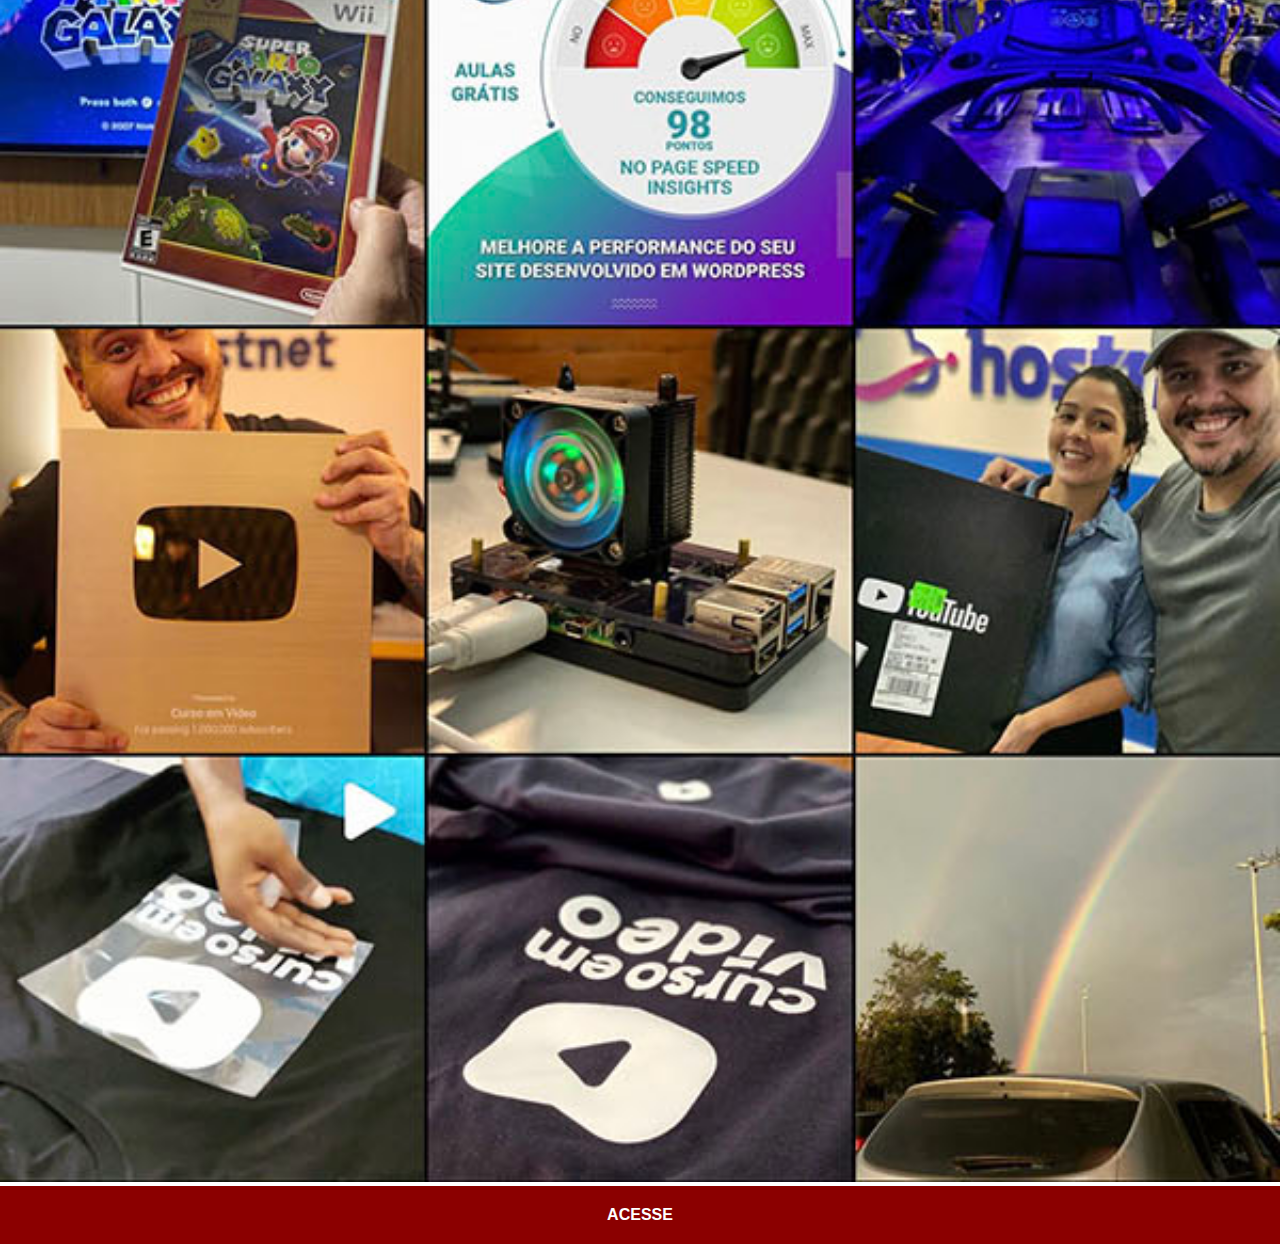
<file: instagram.html>
<!DOCTYPE html>
<html lang="pt-br">
<head>
    <meta charset="UTF-8">
    <meta name="viewport" content="width=device-width, initial-scale=1.0">
    <title>Instagram</title>
    <link rel="stylesheet" href="estilos/social.css">
</head>
<body>
    <img src="imagens/tela-instagram.jpg" alt="instagram">
    <a href="https://www.instagram.com/gustavoguanabara/" target="_blank" rel="noopener">ACESSE</a>
</body>
</html>
</file>
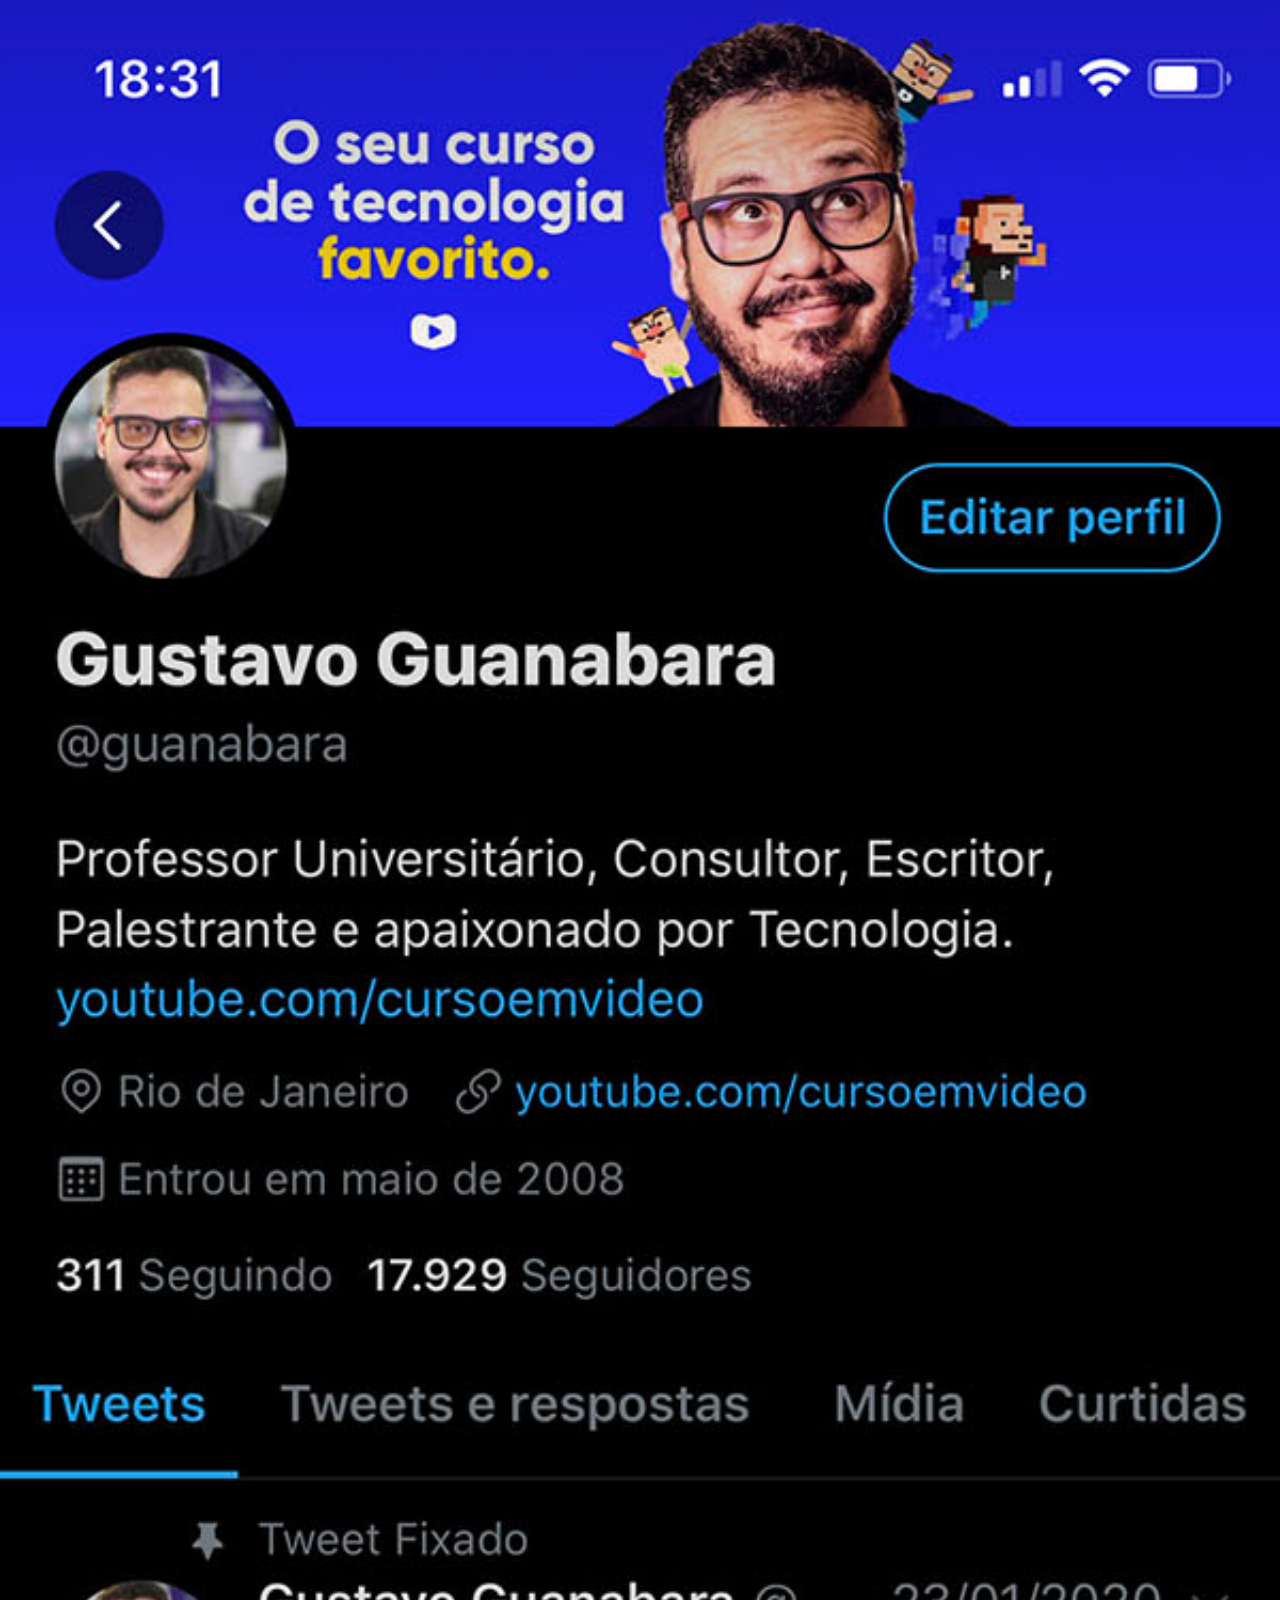
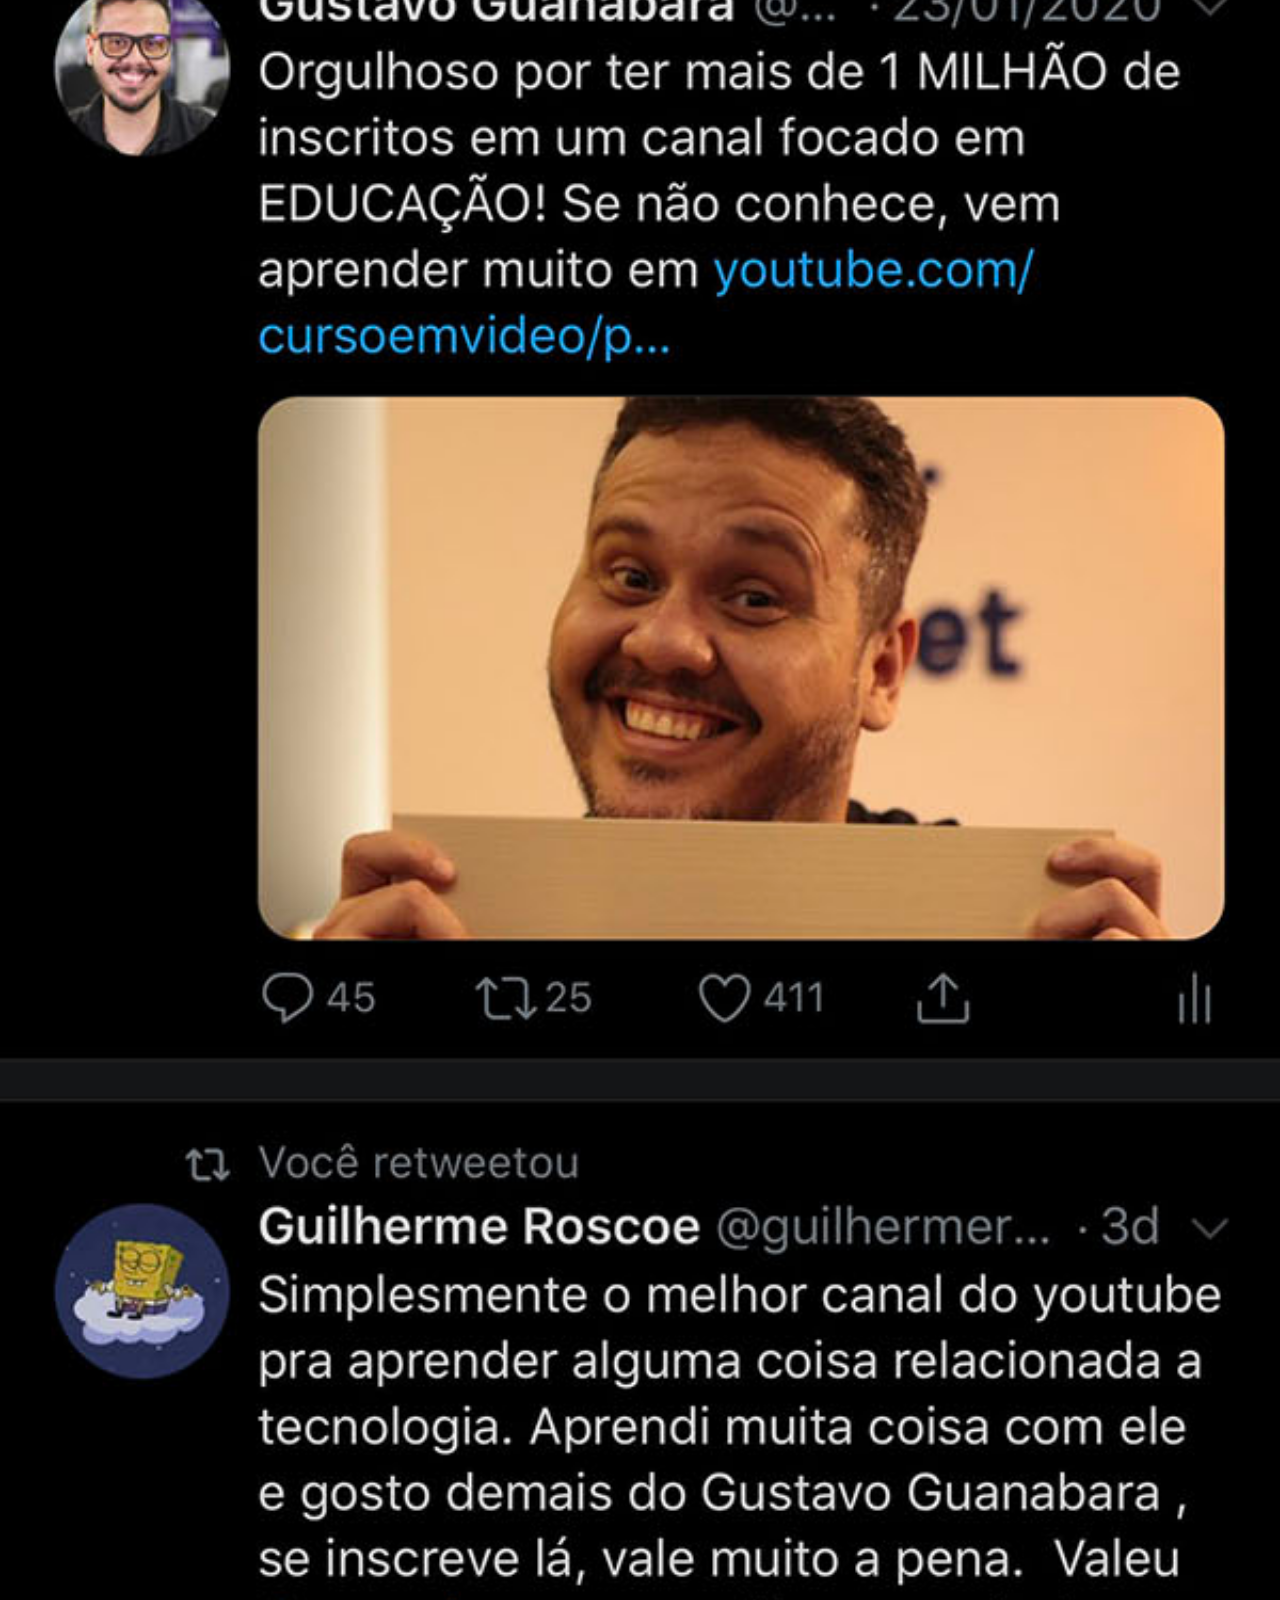
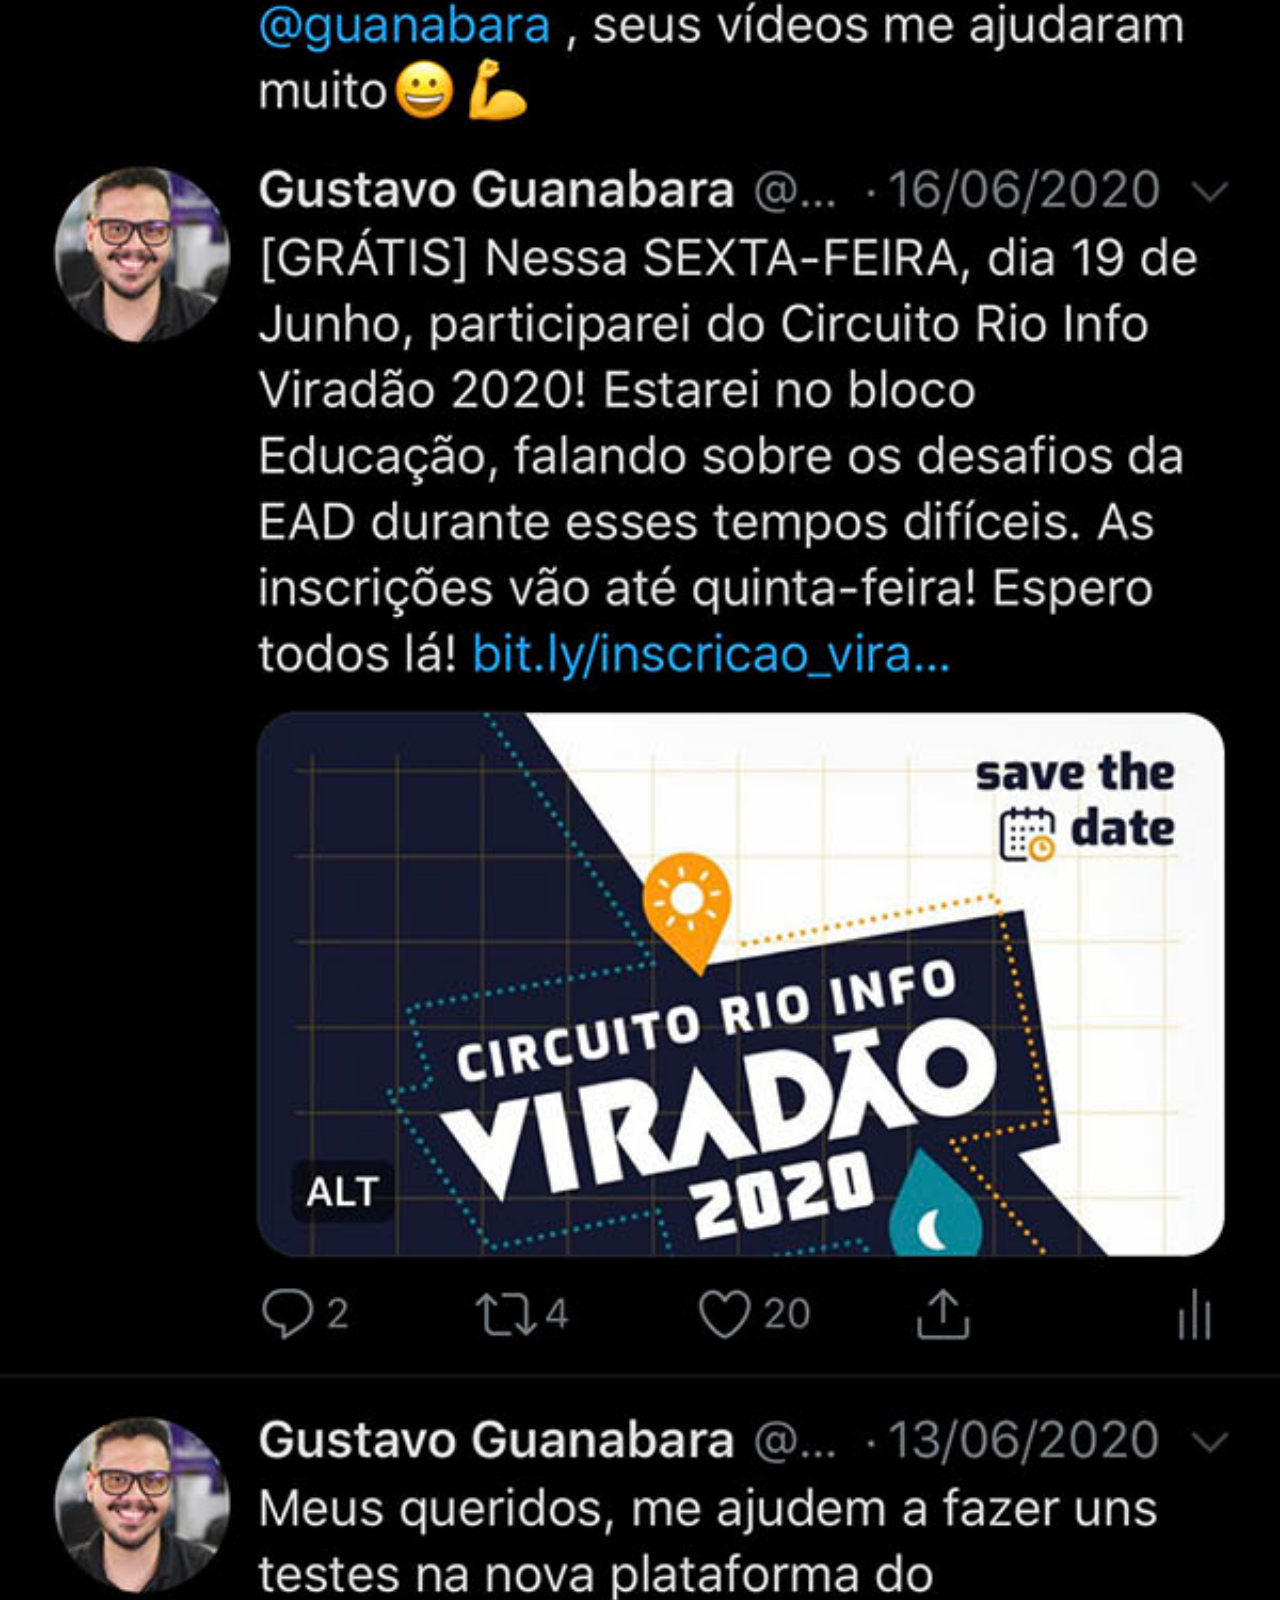
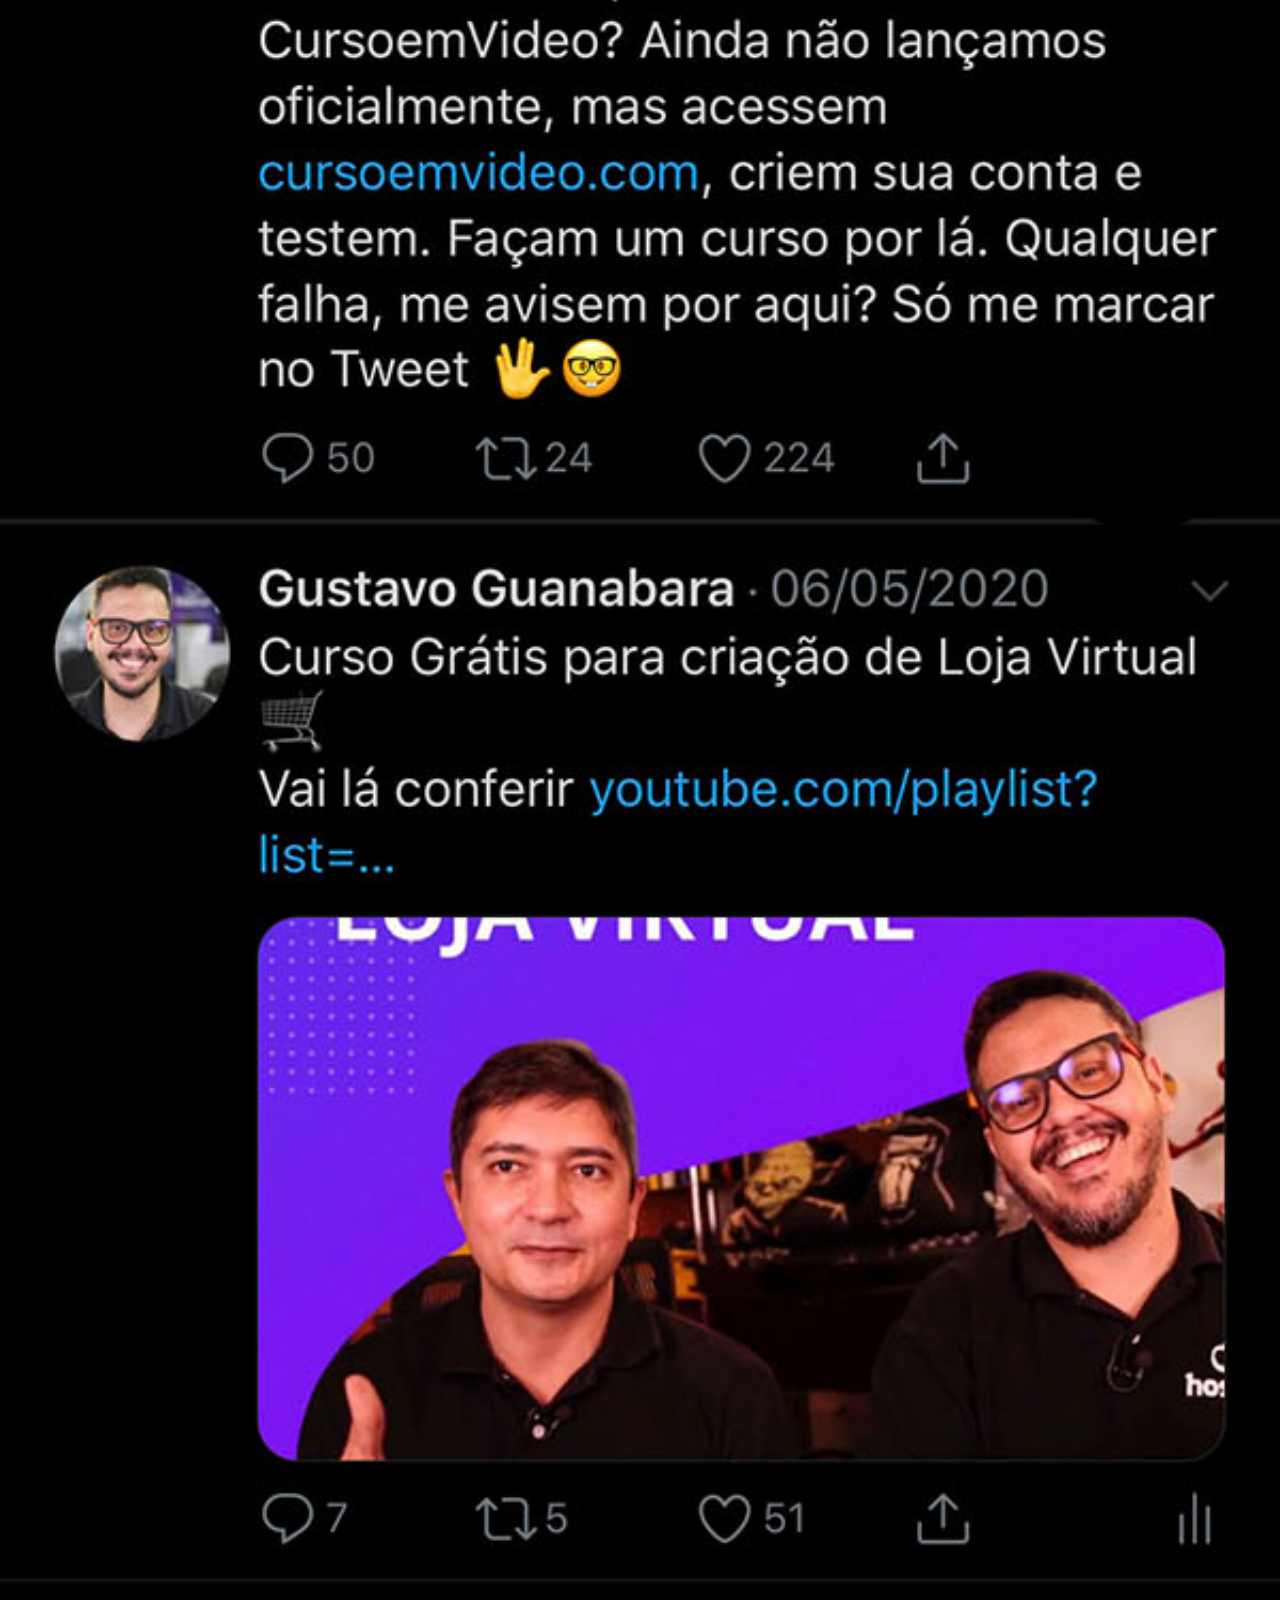
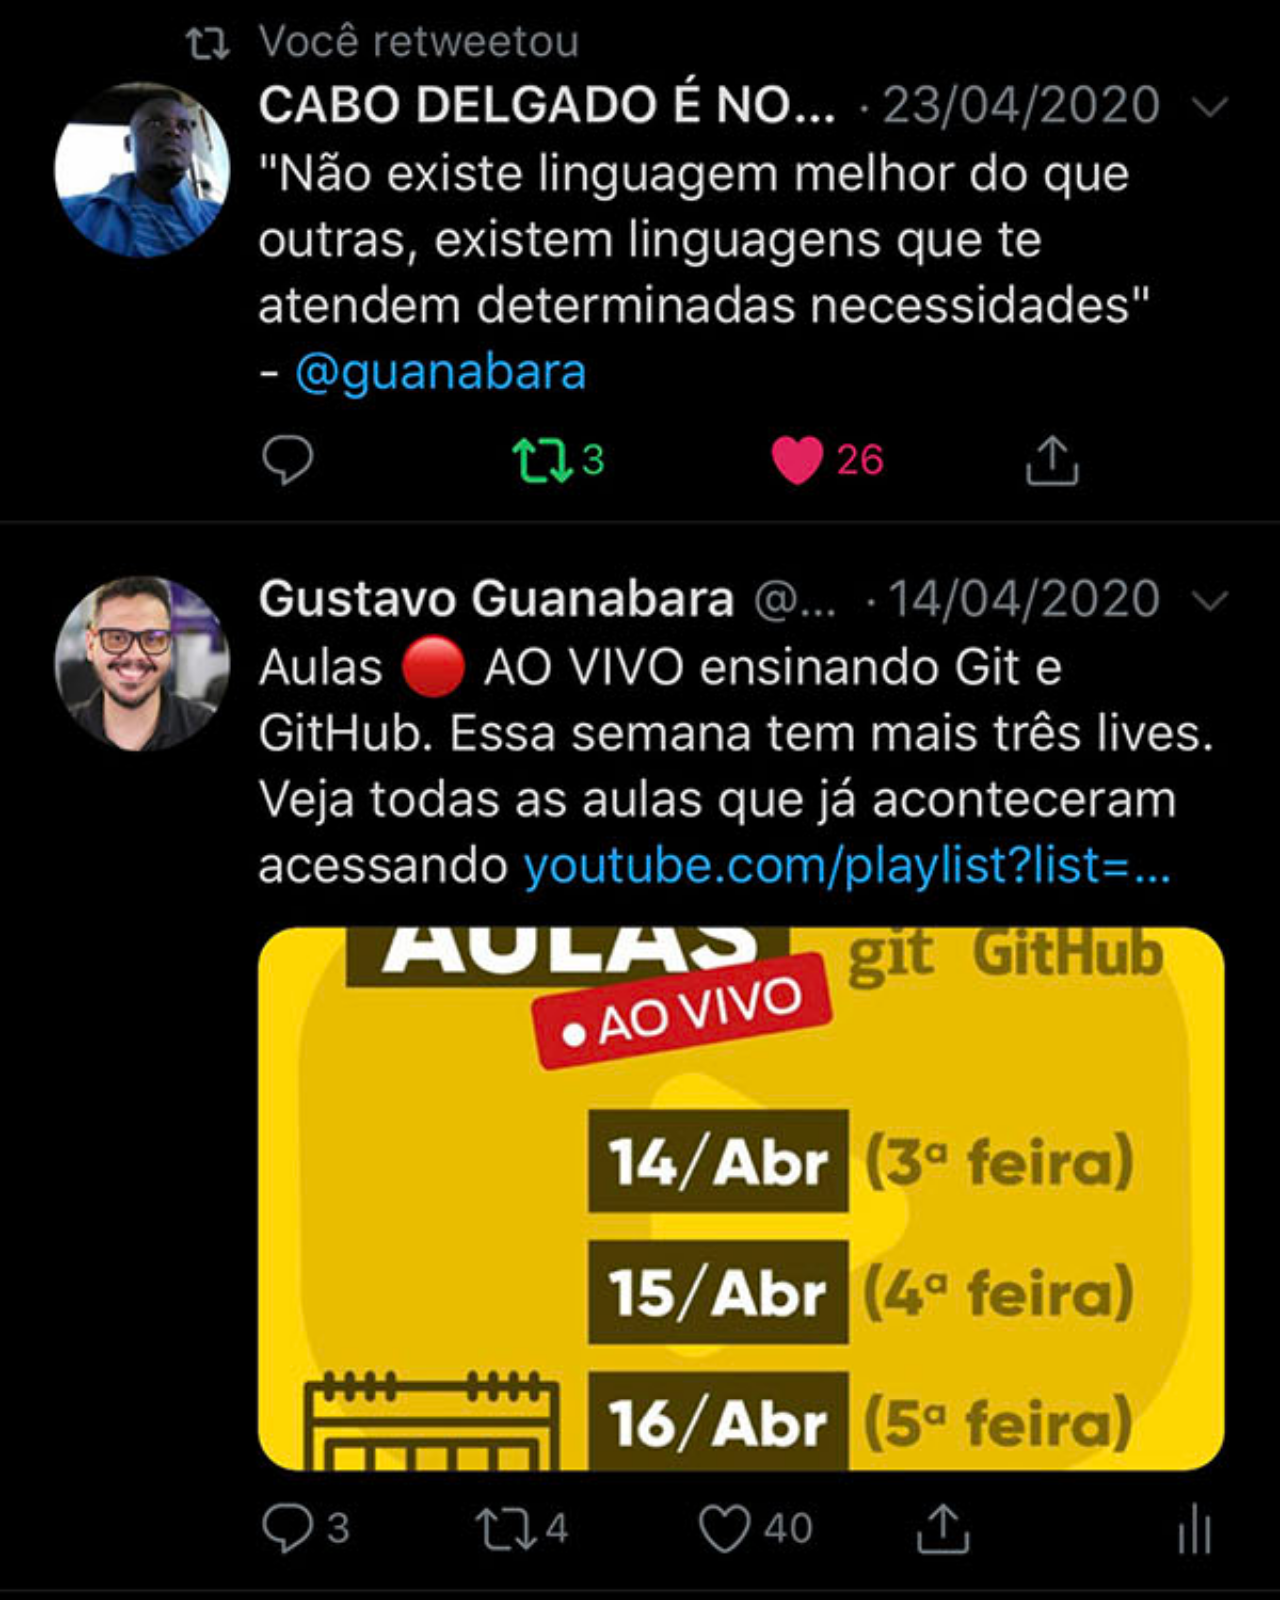
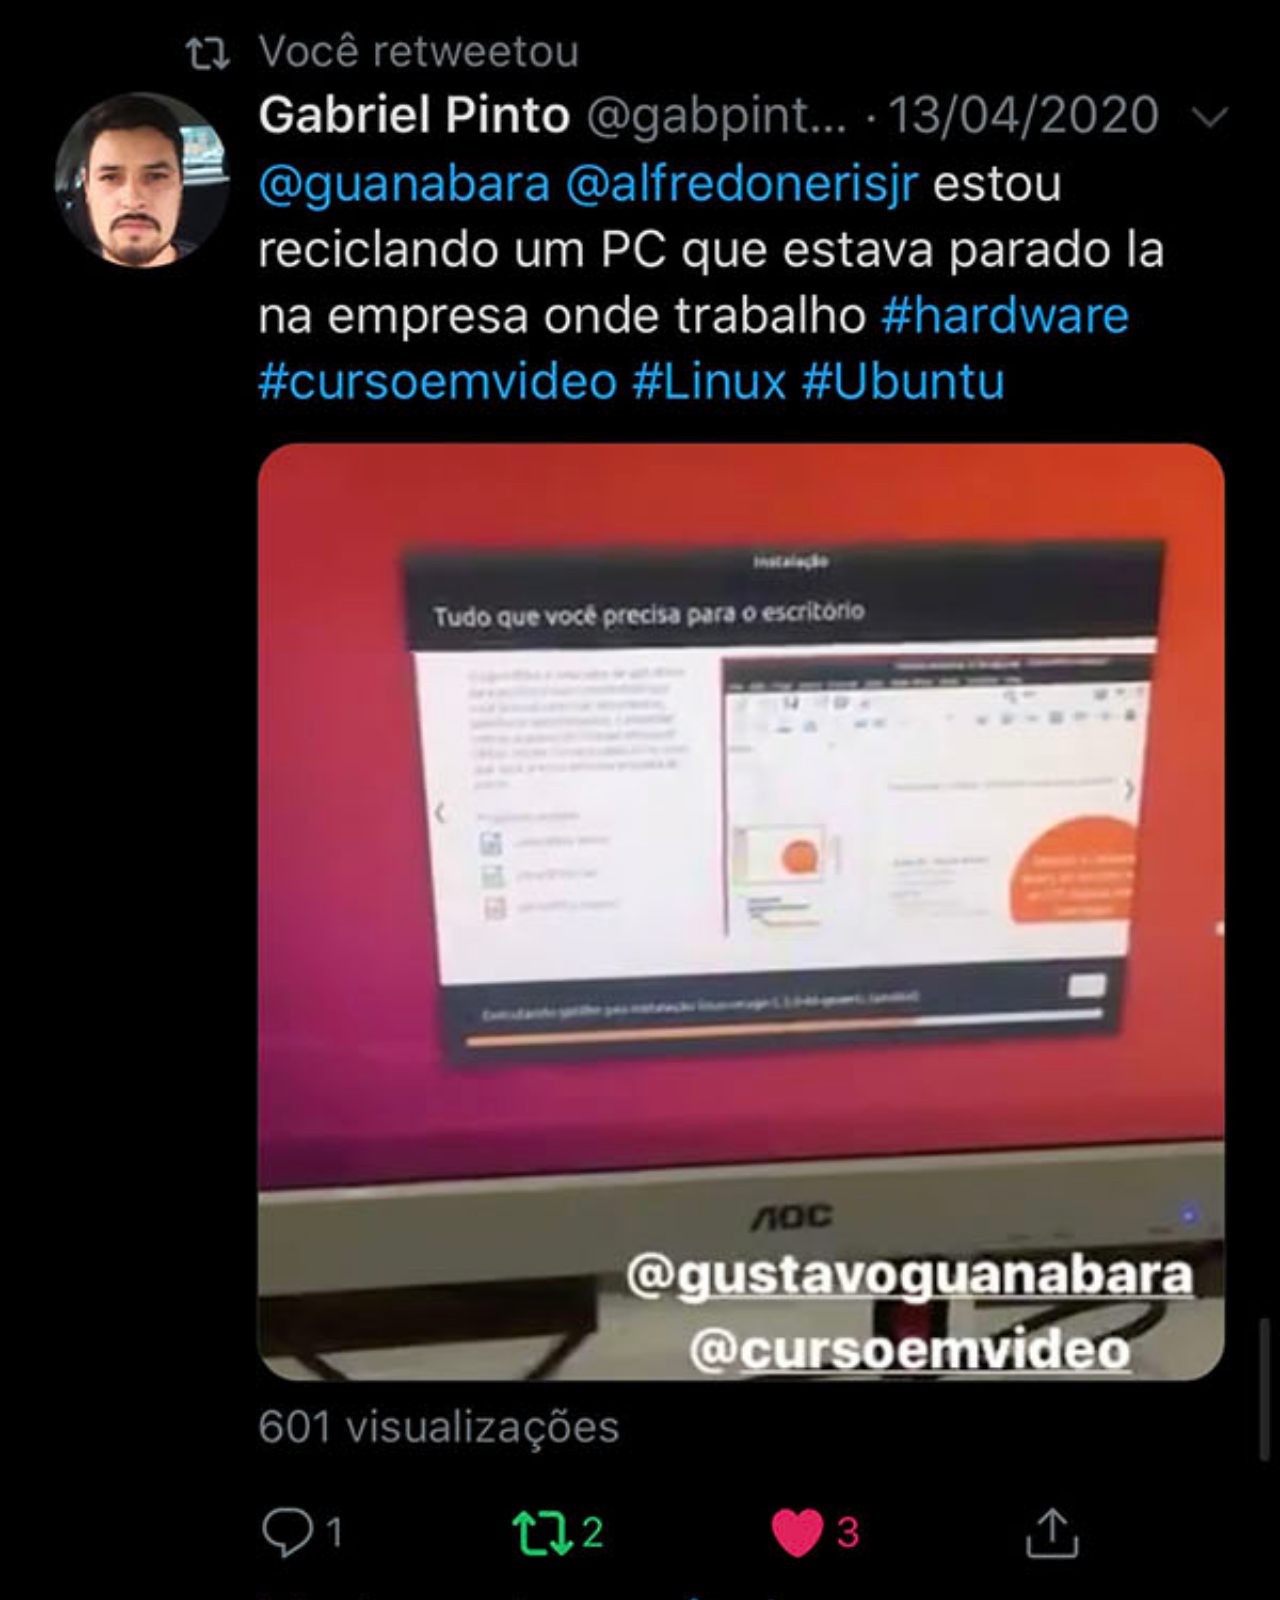
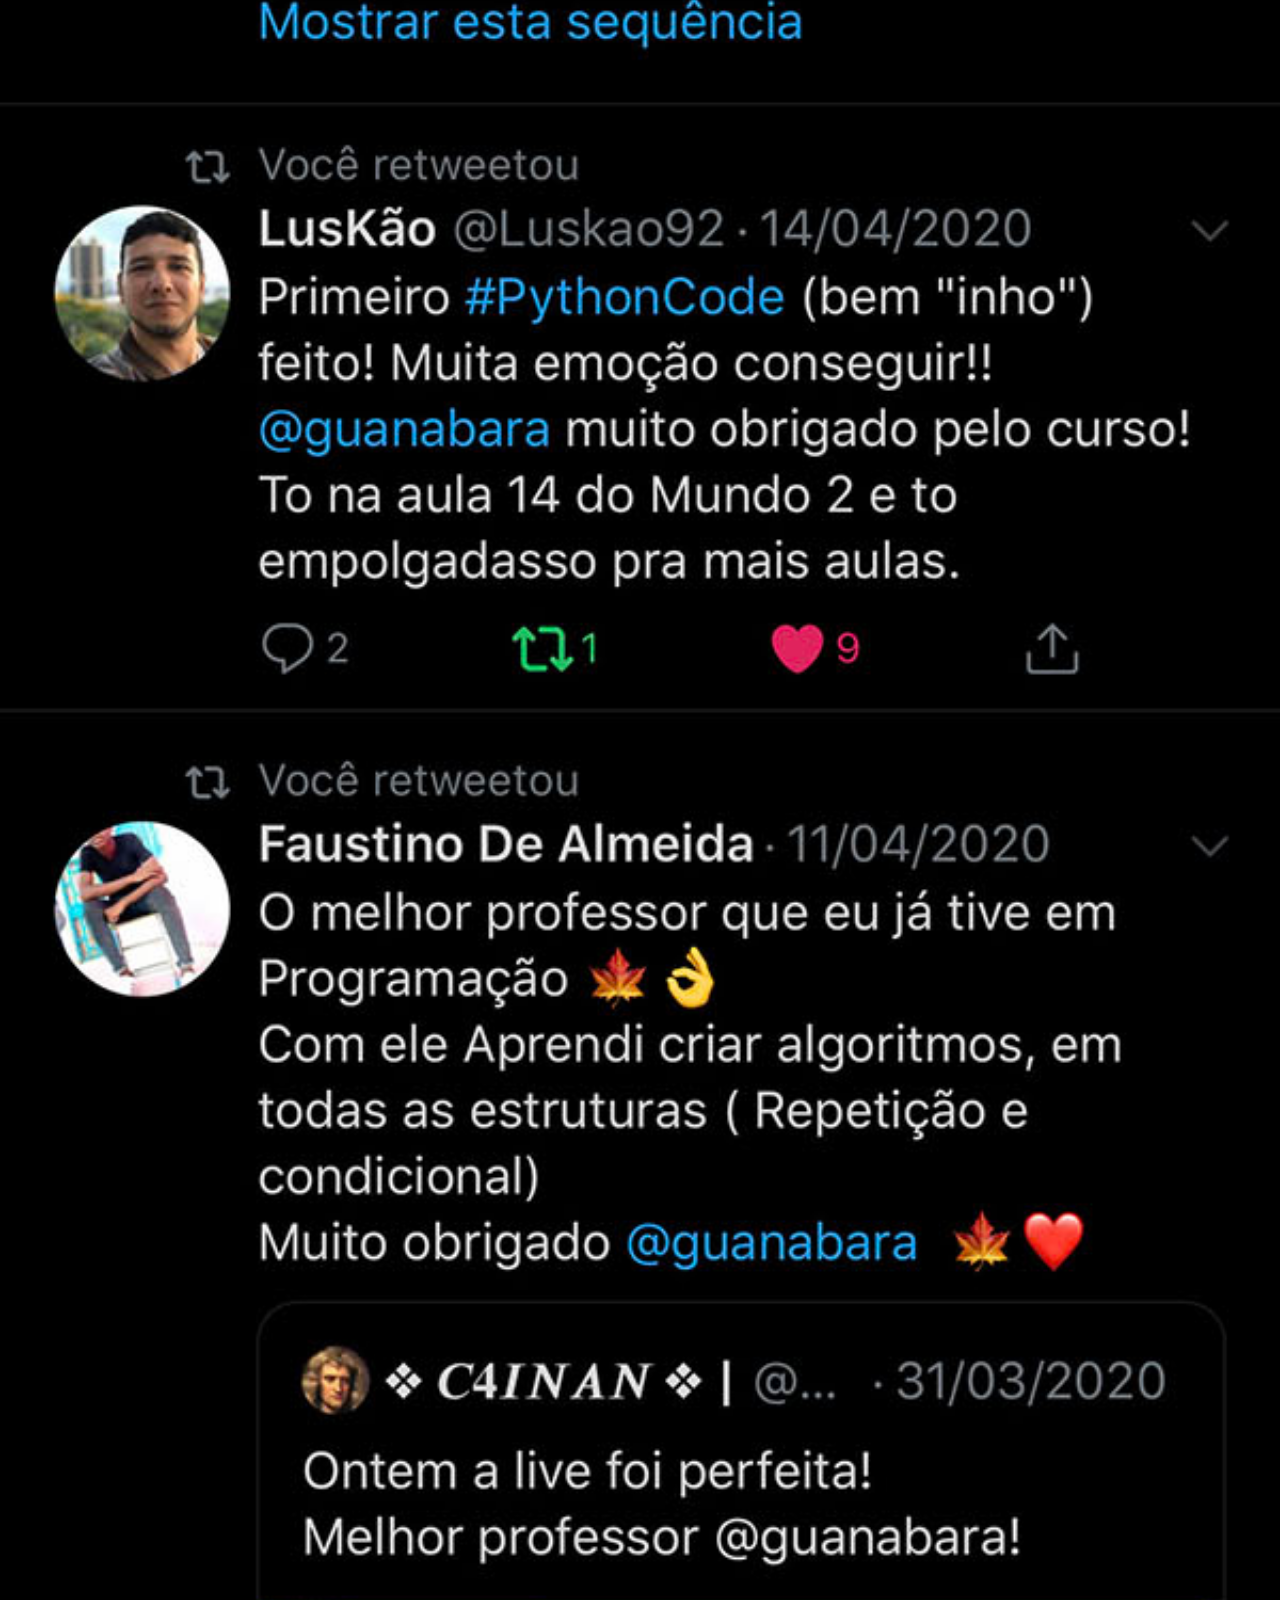
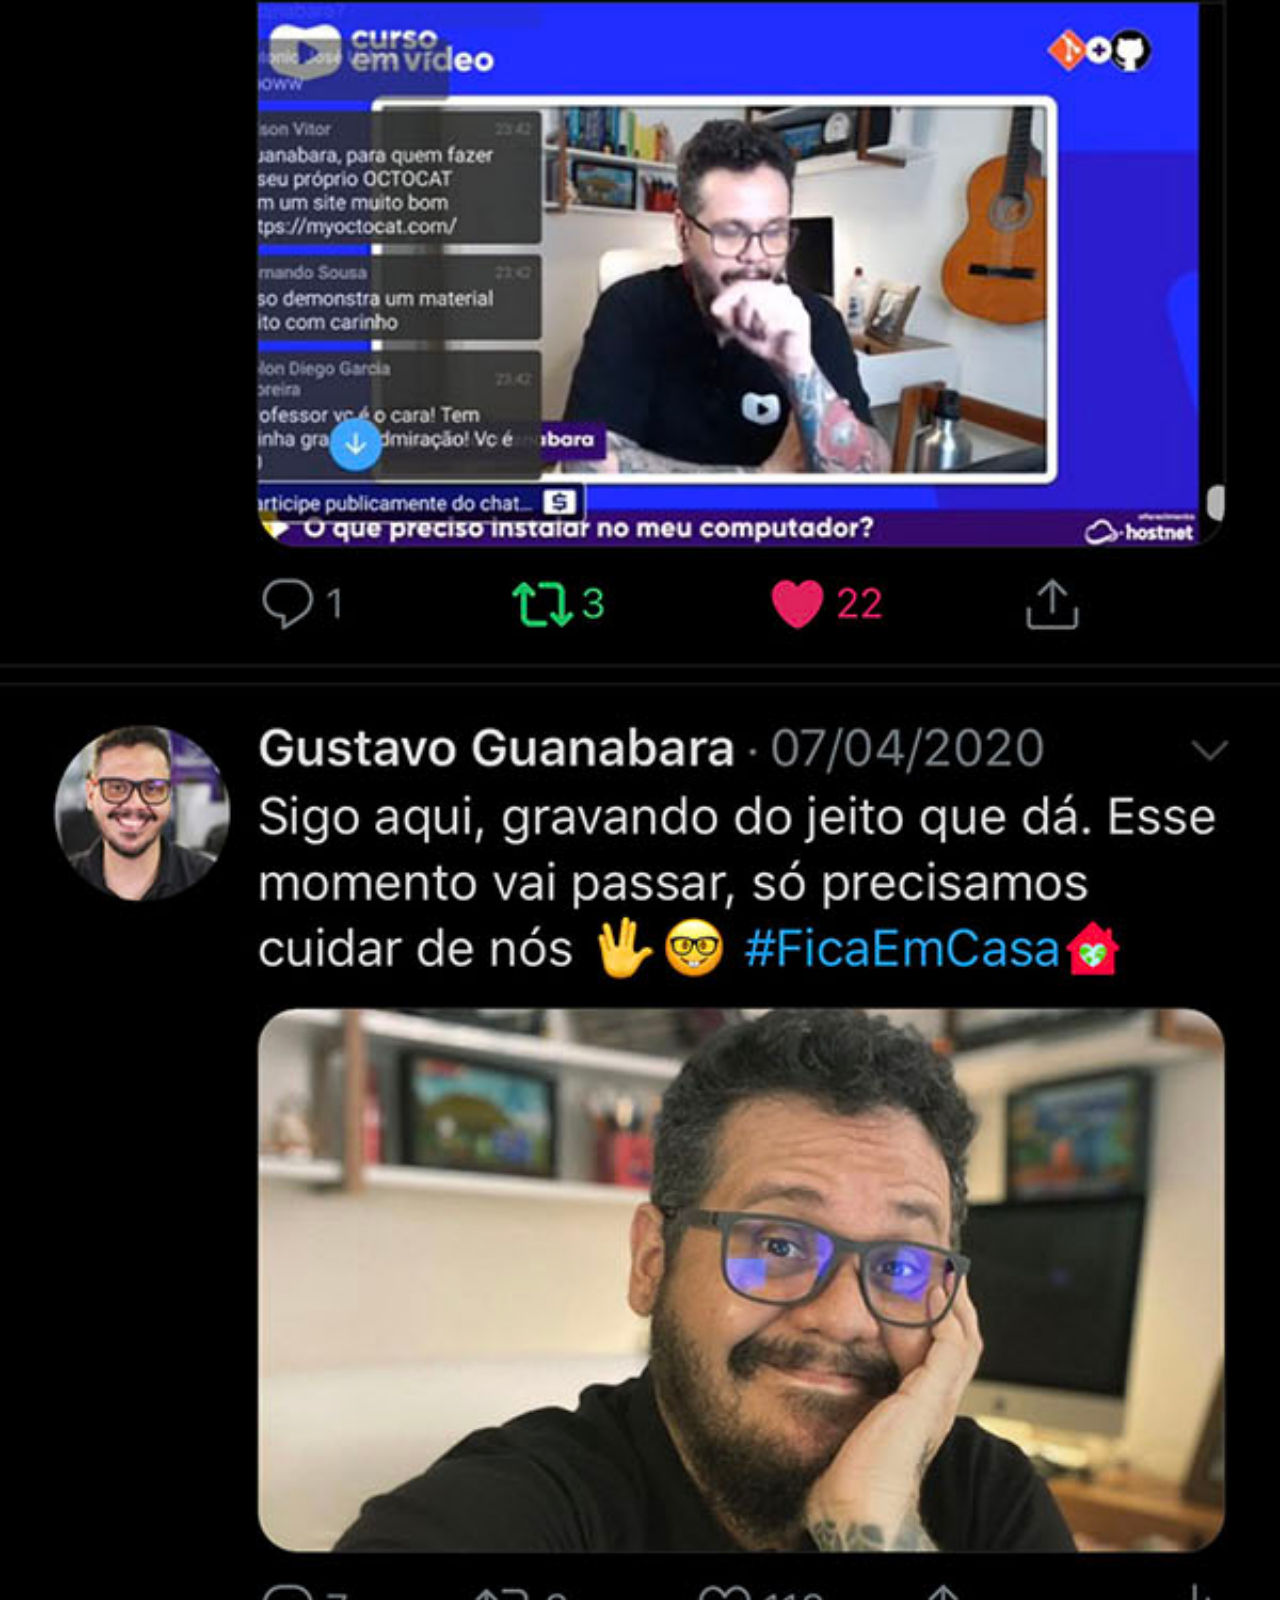
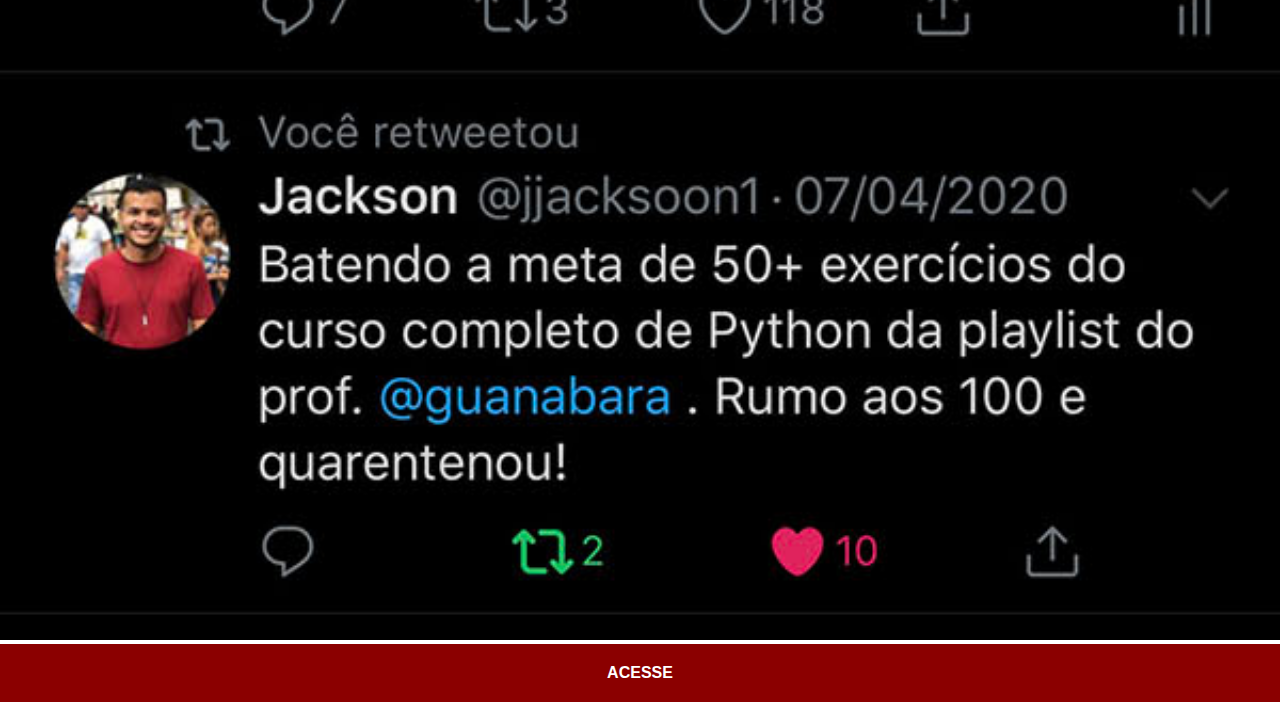
<file: twitter.html>
<!DOCTYPE html>
<html lang="pt-br">
<head>
    <meta charset="UTF-8">
    <meta name="viewport" content="width=device-width, initial-scale=1.0">
    <title>Twitter</title>
    <link rel="stylesheet" href="estilos/social.css">
</head>
<body>
    <img src="imagens/tela-twitter.jpg" alt="Twitter">
    <a href="https://x.com/guanabara" target="_blank" rel="noopener">ACESSE</a>
</body>
</html>
</file>
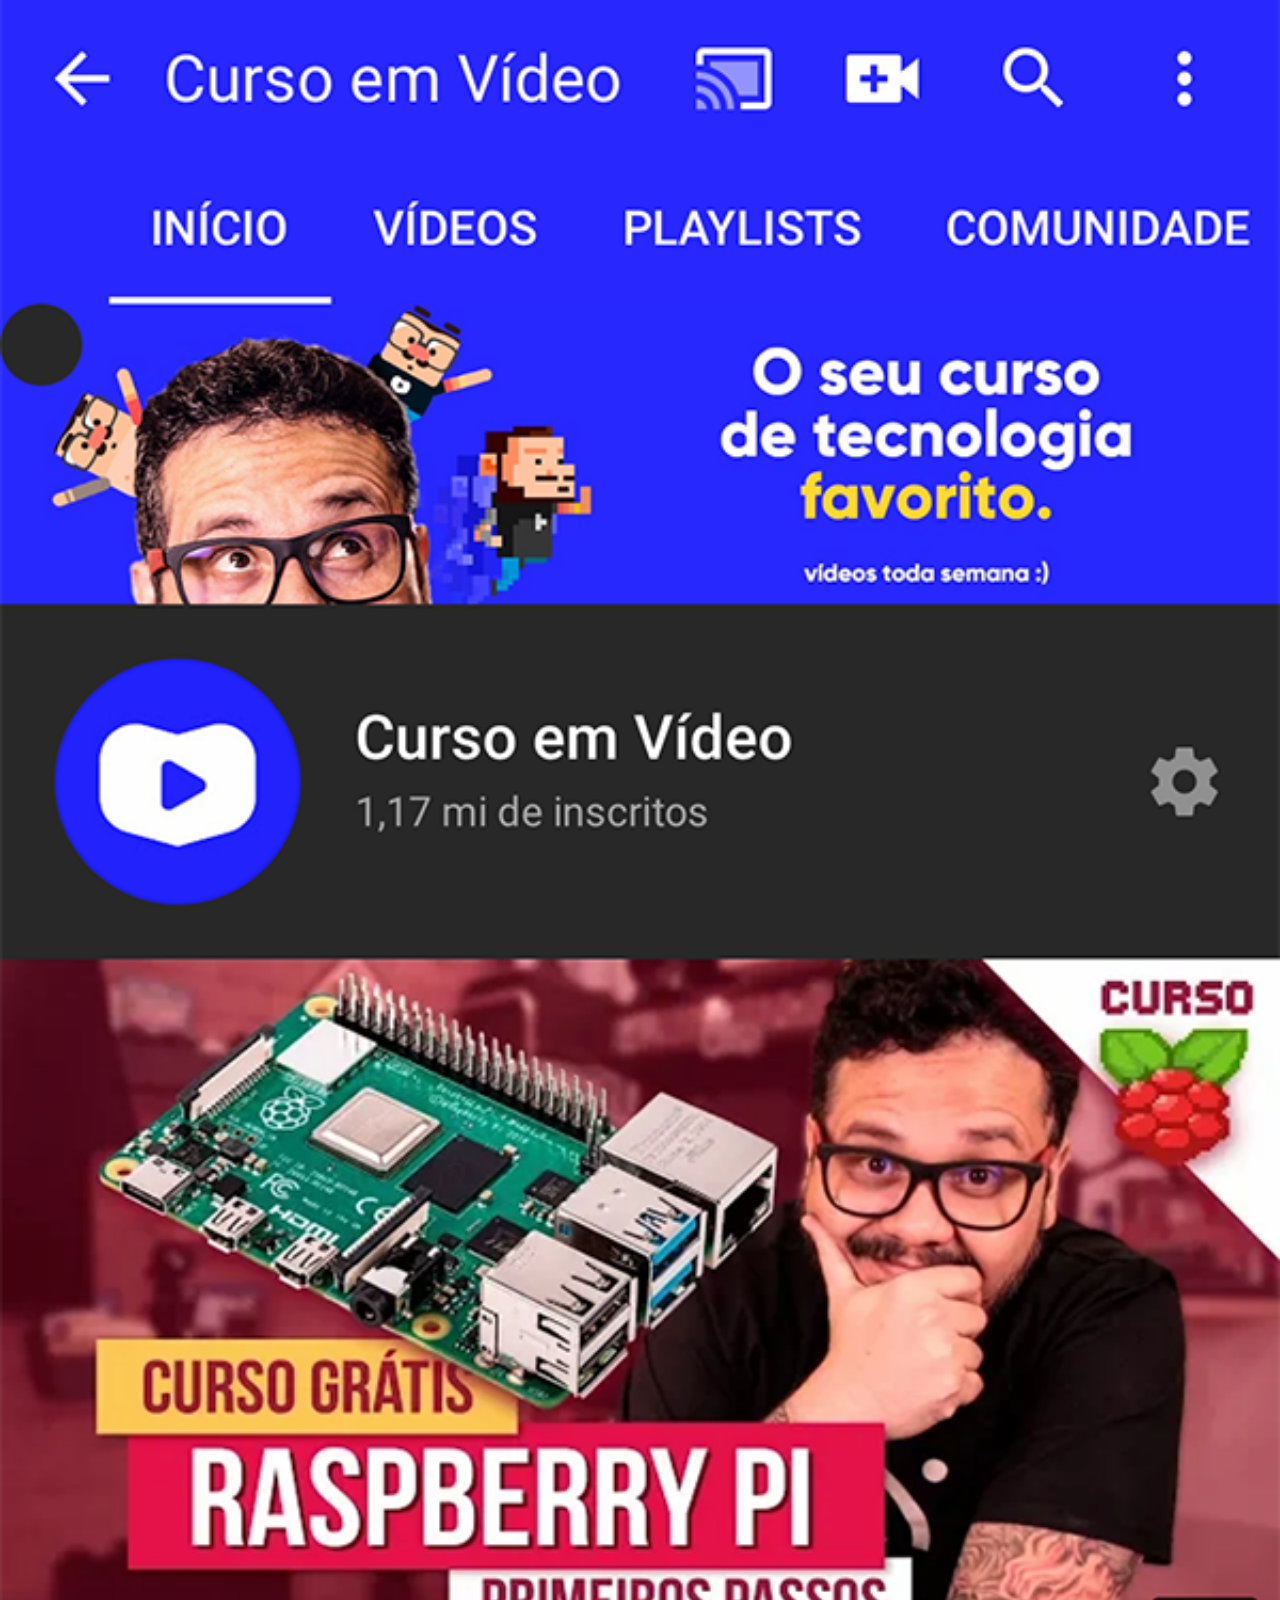
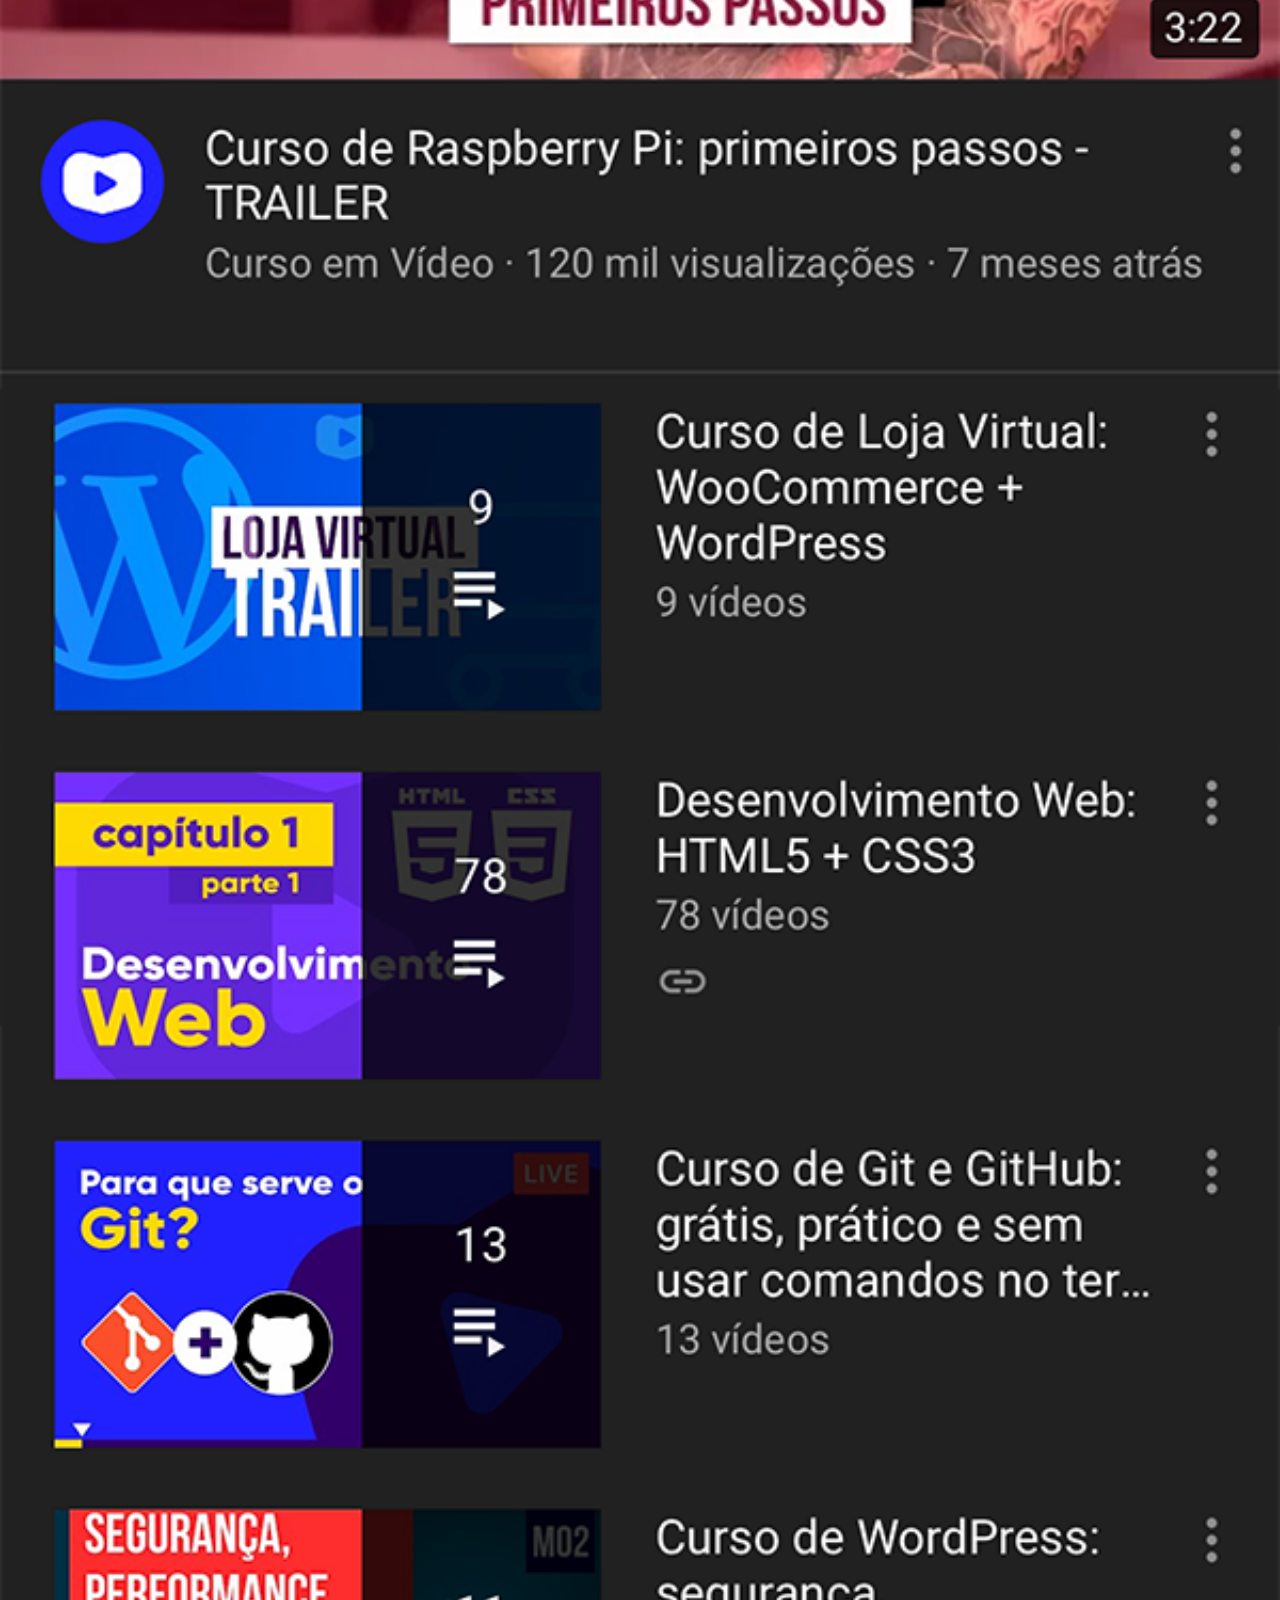
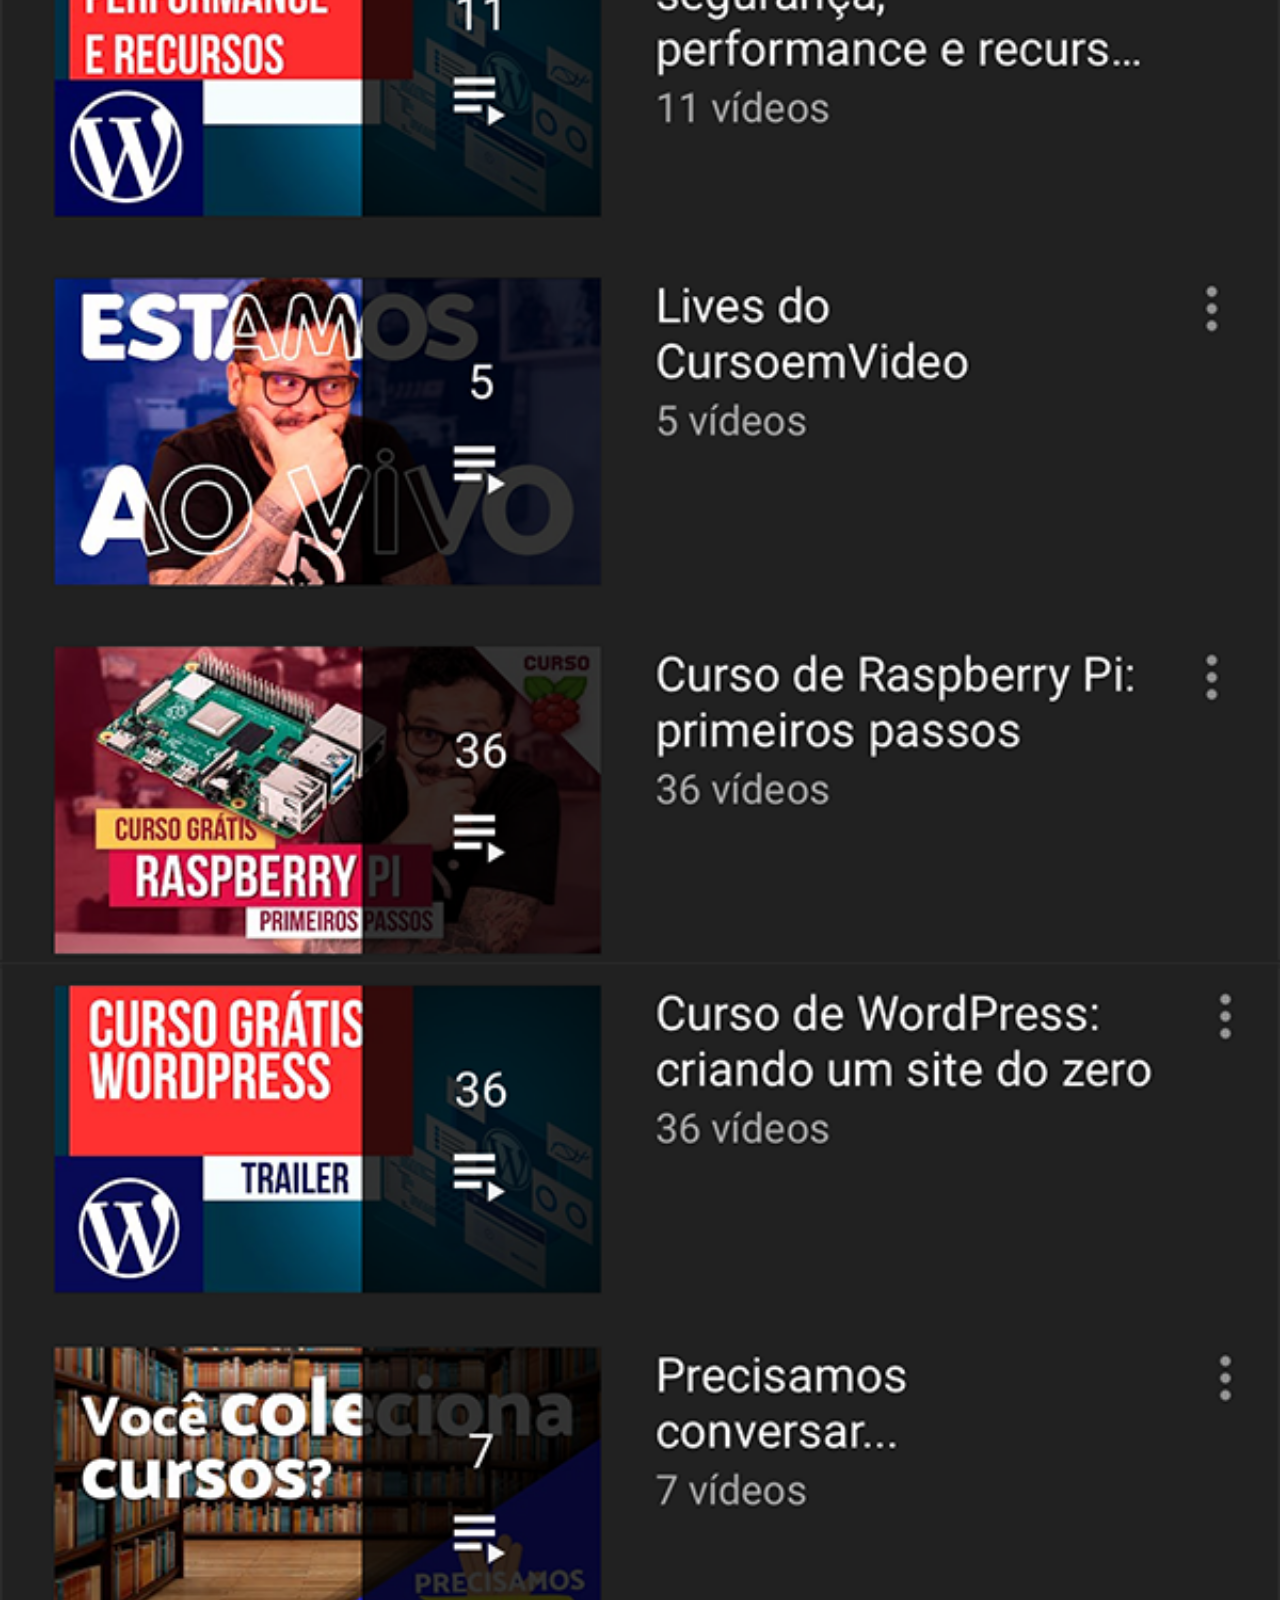
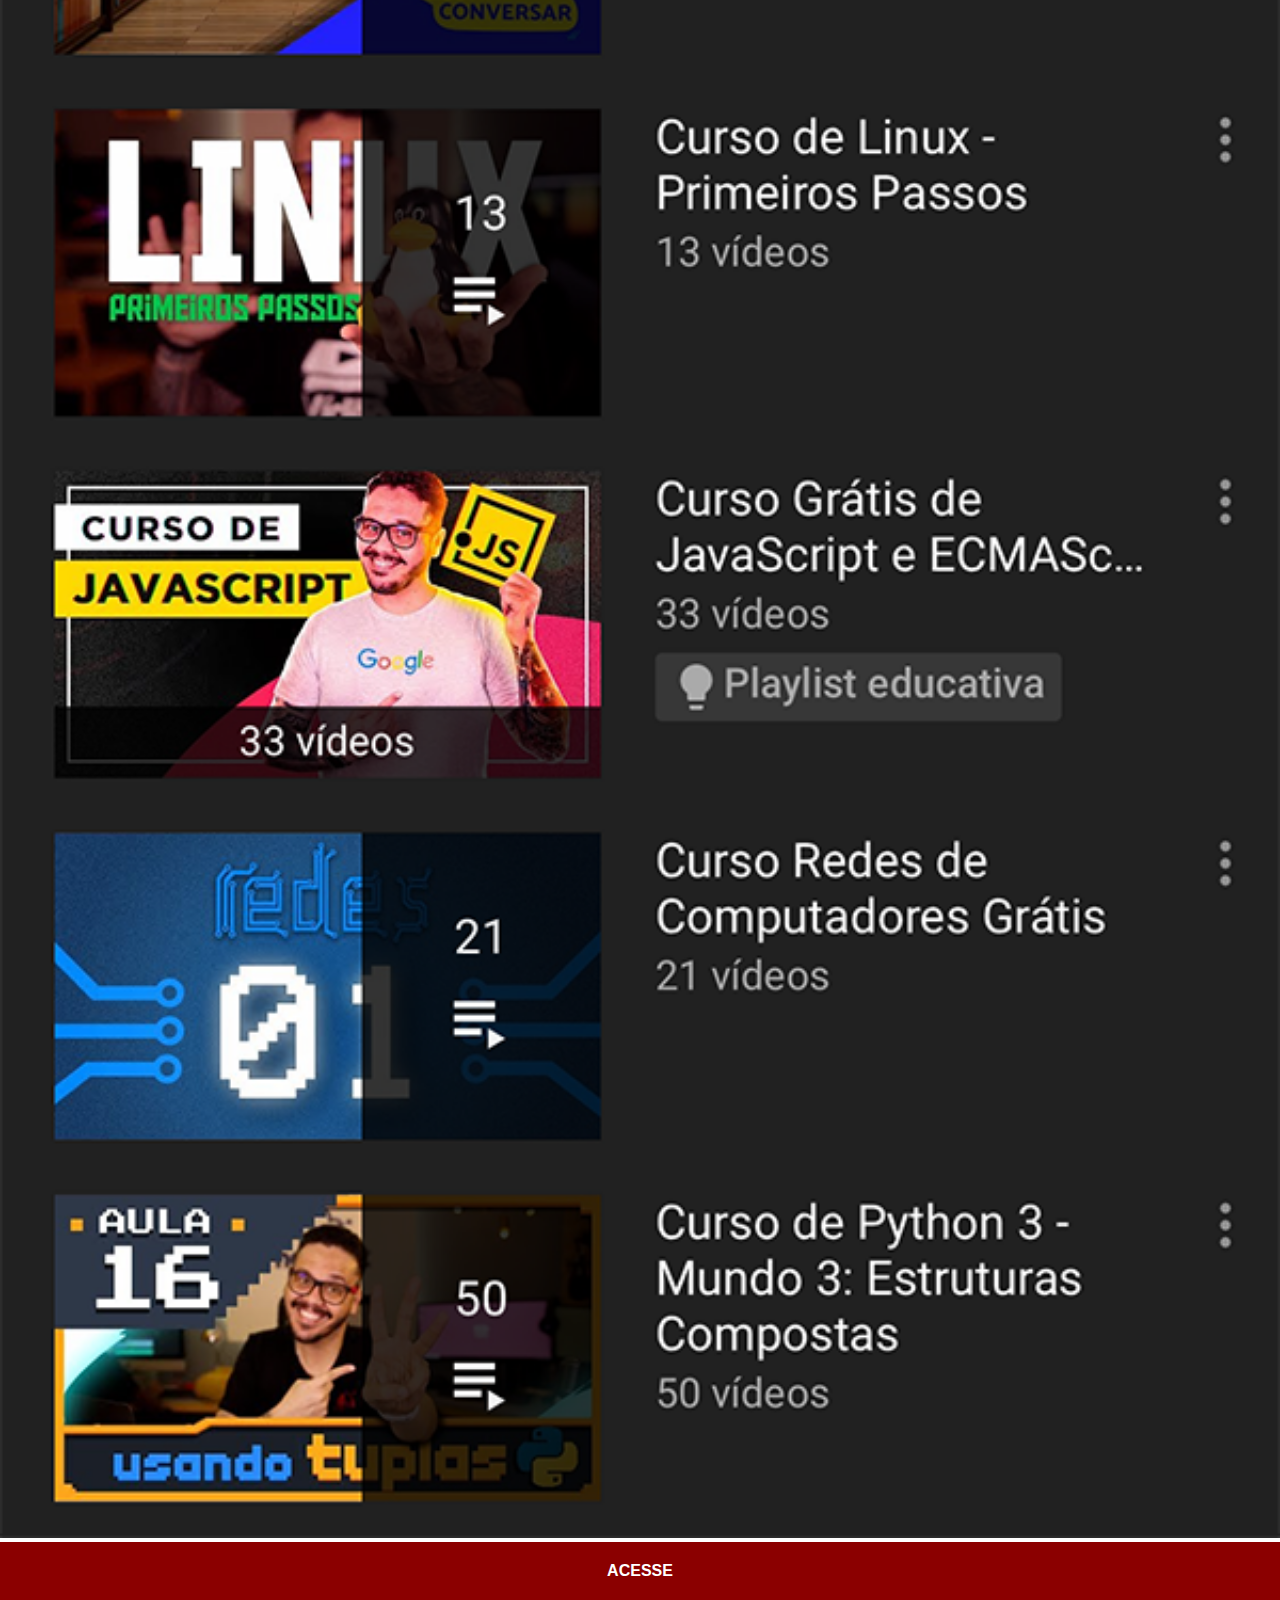
<file: youtube.html>
<!DOCTYPE html>
<html lang="pt-br">
<head>
    <meta charset="UTF-8">
    <meta name="viewport" content="width=device-width, initial-scale=1.0">
    <title>Youtube</title>
    <link rel="stylesheet" href="estilos/social.css">
</head>
<body>
    <img src="imagens/tela-youtube.png" alt="tela-youtube">
    <a href="https://www.youtube.com/c/CursoemV%C3%ADdeo/playlists" target="_blank" rel="noopener"> ACESSE </a>
</body>
</html>
</file>
<file: estilos/style.css>
@charset "UTF=8";

* {
    margin: 0px;
    padding: 0px;
    font-family: Arial, Helvetica, sans-serif;
}

html, body {
    height: 100vh;
    width: 100vw;
    background-color: black;
}

body {
    background: url('../imagens/fundo-madeira.jpg') no-repeat top center;
    background-size: cover;
    background-attachment: fixed;
}

main {
    position: relative;
    height: 100vh;
}

#telefone {
    position: absolute;
    top: 50%;
    left: 50%;
    transform: translate(-50%, -50%);
    height: 627px;
    width: 311px;
    background: url('../imagens/frame-iphone.png') no-repeat;
}

iframe#tela {
    position: relative;
    top: 80px;
    left: 22px;
    width: 267px;
    height: 471px;
}

#redes-sociais {
    text-align: right;
}

section#redes-sociais img {
    width: 50px;
    margin: 10px;
    border-radius: 50%;
    box-shadow: 2px 2px 5px rgba(0, 0, 0, 0.400);
    box-sizing: border-box;
}

#redes-sociais img:hover {
    border: 2px solid rgba(255, 255, 255, 0.600);
    transform: translate(-2px, -2px);
    box-shadow: 5px 5px 10px rgb(0, 0, 0, 0.600);
    transition: transform .3s, border 1s;
}
</file>
<file: estilos/social.css>
@charset "UTF-8";

* {
    margin: 0px;
    padding: 0px;
    font-family: Arial, Helvetica, sans-serif;
}

::-webkit-scrollbar {
    width: 0px;
    height: 0px;
}

img {
    width: 100vw;
}

a {
    display: block;
    background-color: darkred;
    color: white;
    padding: 20px;
    text-align: center;
    font-weight: bolder;
    text-decoration: none;
}

a:hover {
    background-color: red;
}
</file>
